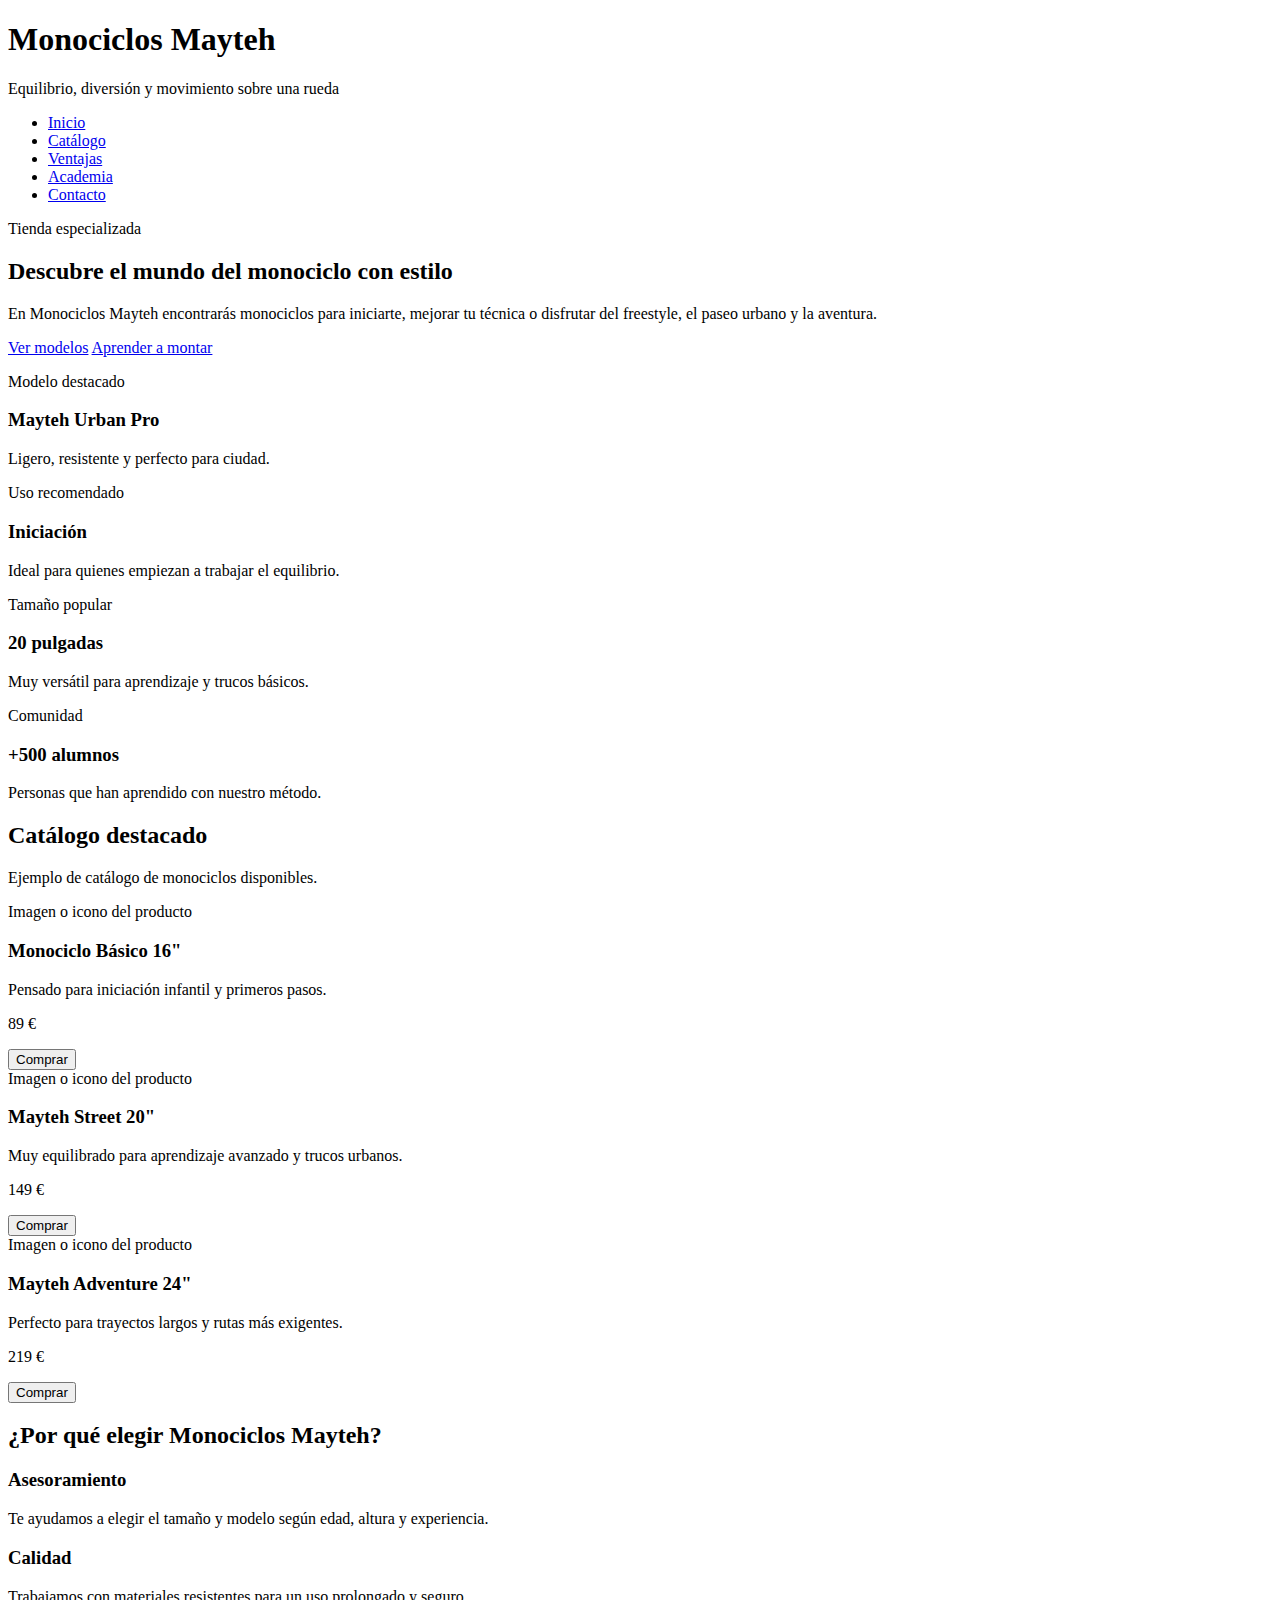
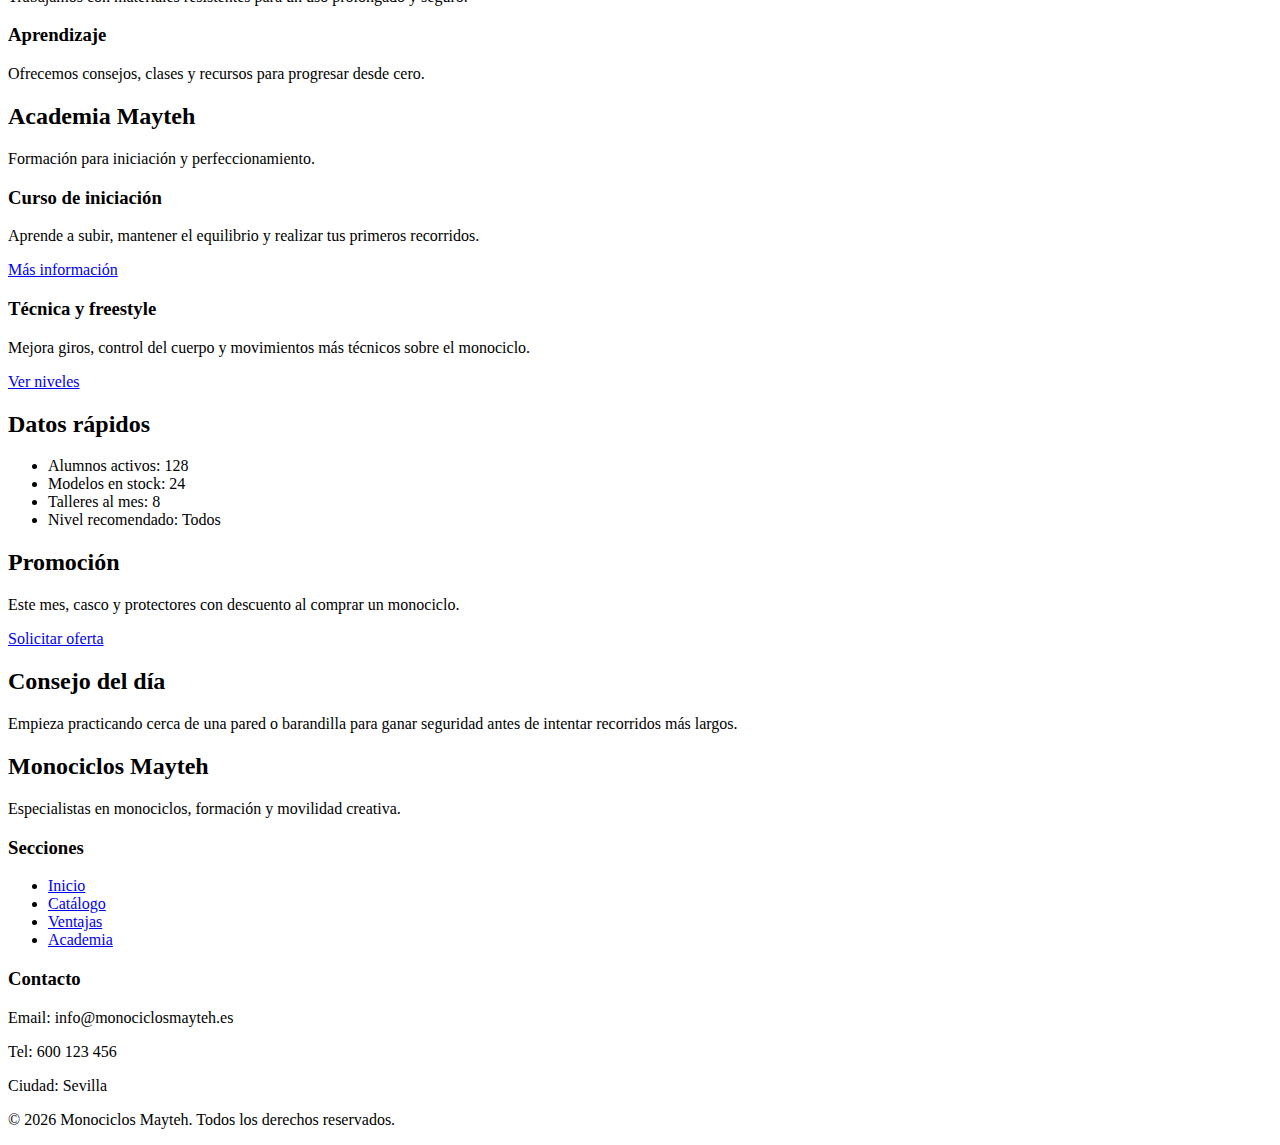
<file: DAW-LM-MONOCICLOSMAYTEH-master/index.html>
<!DOCTYPE html>
<html lang="es">
<head>
  <meta charset="UTF-8">
  <meta name="viewport" content="width=device-width, initial-scale=1.0">
  <title>Monociclos Mayteh</title>
</head>
<body>

  <!-- 
    CONTENEDOR GENERAL DE LA PÁGINA

    Aquí agrupamos todo el contenido del sitio web.
    En HTML no es obligatorio usar un contenedor general,
    pero muchas veces se usa para organizar mejor la estructura.
  -->
  <div>

    <!-- 
      =========================================
      CABECERA DE LA PÁGINA
      =========================================

      La etiqueta <header> representa la cabecera del sitio o de una sección.
      Normalmente contiene el título, logotipo, eslogan y, muchas veces,
      el menú de navegación principal.
    -->
    <header>

      <!-- 
        BLOQUE DEL TÍTULO PRINCIPAL DE LA WEB

        <h1> debe ser el encabezado principal del documento.
        En este caso, el nombre del sitio.
      -->
      <div>
        <h1>Monociclos Mayteh</h1>
        <p>Equilibrio, diversión y movimiento sobre una rueda</p>
      </div>

      <!-- 
        =========================================
        MENÚ DE NAVEGACIÓN
        =========================================

        La etiqueta <nav> se usa para los enlaces principales de navegación.
        Dentro solemos colocar una lista de enlaces con <ul> y <li>.
      -->
      <nav>
        <ul>
          <li><a href="#inicio">Inicio</a></li>
          <li><a href="#catalogo">Catálogo</a></li>
          <li><a href="#ventajas">Ventajas</a></li>
          <li><a href="#academia">Academia</a></li>
          <li><a href="#contacto">Contacto</a></li>
        </ul>
      </nav>

    </header>

    <!-- 
      =========================================
      HERO O SECCIÓN PRINCIPAL DE PRESENTACIÓN
      =========================================

      Aunque "hero" no es una etiqueta HTML, normalmente se construye
      con <section> o <div>.

      Esta es la parte visual o informativa más destacada al inicio
      de la página.
    -->
    <section id="inicio">

      <!-- 
        PARTE PRINCIPAL DEL HERO:
        mensaje, llamada de atención y botones/enlaces
      -->
      <div>
        <p>Tienda especializada</p>
        <h2>Descubre el mundo del monociclo con estilo</h2>
        <p>
          En Monociclos Mayteh encontrarás monociclos para iniciarte,
          mejorar tu técnica o disfrutar del freestyle, el paseo urbano
          y la aventura.
        </p>

        <!-- 
          ENLACES DE ACCIÓN

          Aunque visualmente después podrían parecer botones,
          en HTML puro siguen siendo enlaces.
        -->
        <div>
          <a href="#catalogo">Ver modelos</a>
          <a href="#academia">Aprender a montar</a>
        </div>
      </div>

      <!-- 
        SEGUNDA PARTE DEL HERO

        Aquí añadimos información destacada en formato de bloques.
        Más adelante, con CSS o Tailwind, esto podría colocarse
        en columnas o tarjetas.
      -->
      <div>

        <div>
          <p>Modelo destacado</p>
          <h3>Mayteh Urban Pro</h3>
          <p>Ligero, resistente y perfecto para ciudad.</p>
        </div>

        <div>
          <p>Uso recomendado</p>
          <h3>Iniciación</h3>
          <p>Ideal para quienes empiezan a trabajar el equilibrio.</p>
        </div>

        <div>
          <p>Tamaño popular</p>
          <h3>20 pulgadas</h3>
          <p>Muy versátil para aprendizaje y trucos básicos.</p>
        </div>

        <div>
          <p>Comunidad</p>
          <h3>+500 alumnos</h3>
          <p>Personas que han aprendido con nuestro método.</p>
        </div>

      </div>
    </section>

    <!-- 
      =========================================
      CONTENIDO PRINCIPAL DE LA PÁGINA
      =========================================

      La etiqueta <main> contiene el contenido central del documento.
      Debe existir solo una vez por página.
    -->
    <main>

      <!-- 
        SECCIÓN PRINCIPAL DE CONTENIDO

        Aquí colocamos la parte más importante de la página.
        Dentro hay varias secciones temáticas.
      -->
      <section>

        <!-- 
          =========================================
          SECCIÓN DE CATÁLOGO
          =========================================

          Mostramos productos o modelos destacados.
        -->
        <section id="catalogo">
          <h2>Catálogo destacado</h2>
          <p>Ejemplo de catálogo de monociclos disponibles.</p>

          <!-- 
            CONTENEDOR DE PRODUCTOS

            Más adelante esto podría convertirse en un layout de columnas.
          -->
          <div>

            <!-- PRODUCTO 1 -->
            <article>
              <div>Imagen o icono del producto</div>
              <h3>Monociclo Básico 16"</h3>
              <p>Pensado para iniciación infantil y primeros pasos.</p>
              <p>89 €</p>
              <button>Comprar</button>
            </article>

            <!-- PRODUCTO 2 -->
            <article>
              <div>Imagen o icono del producto</div>
              <h3>Mayteh Street 20"</h3>
              <p>Muy equilibrado para aprendizaje avanzado y trucos urbanos.</p>
              <p>149 €</p>
              <button>Comprar</button>
            </article>

            <!-- PRODUCTO 3 -->
            <article>
              <div>Imagen o icono del producto</div>
              <h3>Mayteh Adventure 24"</h3>
              <p>Perfecto para trayectos largos y rutas más exigentes.</p>
              <p>219 €</p>
              <button>Comprar</button>
            </article>

          </div>
        </section>

        <!-- 
          =========================================
          SECCIÓN DE VENTAJAS
          =========================================
        -->
        <section id="ventajas">
          <h2>¿Por qué elegir Monociclos Mayteh?</h2>

          <div>
            <article>
              <h3>Asesoramiento</h3>
              <p>
                Te ayudamos a elegir el tamaño y modelo según edad,
                altura y experiencia.
              </p>
            </article>

            <article>
              <h3>Calidad</h3>
              <p>
                Trabajamos con materiales resistentes para un uso prolongado y seguro.
              </p>
            </article>

            <article>
              <h3>Aprendizaje</h3>
              <p>
                Ofrecemos consejos, clases y recursos para progresar desde cero.
              </p>
            </article>
          </div>
        </section>

        <!-- 
          =========================================
          SECCIÓN ACADEMIA
          =========================================
        -->
        <section id="academia">
          <h2>Academia Mayteh</h2>
          <p>Formación para iniciación y perfeccionamiento.</p>

          <div>
            <article>
              <h3>Curso de iniciación</h3>
              <p>
                Aprende a subir, mantener el equilibrio y realizar tus
                primeros recorridos.
              </p>
              <a href="#">Más información</a>
            </article>

            <article>
              <h3>Técnica y freestyle</h3>
              <p>
                Mejora giros, control del cuerpo y movimientos más técnicos
                sobre el monociclo.
              </p>
              <a href="#">Ver niveles</a>
            </article>
          </div>
        </section>

      </section>

      <!-- 
        =========================================
        ASIDE
        =========================================

        <aside> representa contenido complementario.
        No es la parte principal, pero sí está relacionado con ella.

        Por ejemplo:
        - datos rápidos
        - promociones
        - consejos
        - anuncios
        - información secundaria
      -->
      <aside>

        <section>
          <h2>Datos rápidos</h2>
          <ul>
            <li>Alumnos activos: 128</li>
            <li>Modelos en stock: 24</li>
            <li>Talleres al mes: 8</li>
            <li>Nivel recomendado: Todos</li>
          </ul>
        </section>

        <section>
          <h2>Promoción</h2>
          <p>
            Este mes, casco y protectores con descuento al comprar un monociclo.
          </p>
          <a href="#contacto">Solicitar oferta</a>
        </section>

        <section>
          <h2>Consejo del día</h2>
          <p>
            Empieza practicando cerca de una pared o barandilla para ganar
            seguridad antes de intentar recorridos más largos.
          </p>
        </section>

      </aside>

    </main>

    <!-- 
      =========================================
      PIE DE PÁGINA
      =========================================

      La etiqueta <footer> suele contener:
      - datos de contacto
      - enlaces secundarios
      - derechos de autor
      - información legal
    -->
    <footer id="contacto">

      <div>
        <h2>Monociclos Mayteh</h2>
        <p>Especialistas en monociclos, formación y movilidad creativa.</p>
      </div>

      <div>
        <h3>Secciones</h3>
        <ul>
          <li><a href="#inicio">Inicio</a></li>
          <li><a href="#catalogo">Catálogo</a></li>
          <li><a href="#ventajas">Ventajas</a></li>
          <li><a href="#academia">Academia</a></li>
        </ul>
      </div>

      <div>
        <h3>Contacto</h3>
        <p>Email: info@monociclosmayteh.es</p>
        <p>Tel: 600 123 456</p>
        <p>Ciudad: Sevilla</p>
      </div>

      <div>
        <p>© 2026 Monociclos Mayteh. Todos los derechos reservados.</p>
      </div>

    </footer>

  </div>

</body>
</html>
</file>
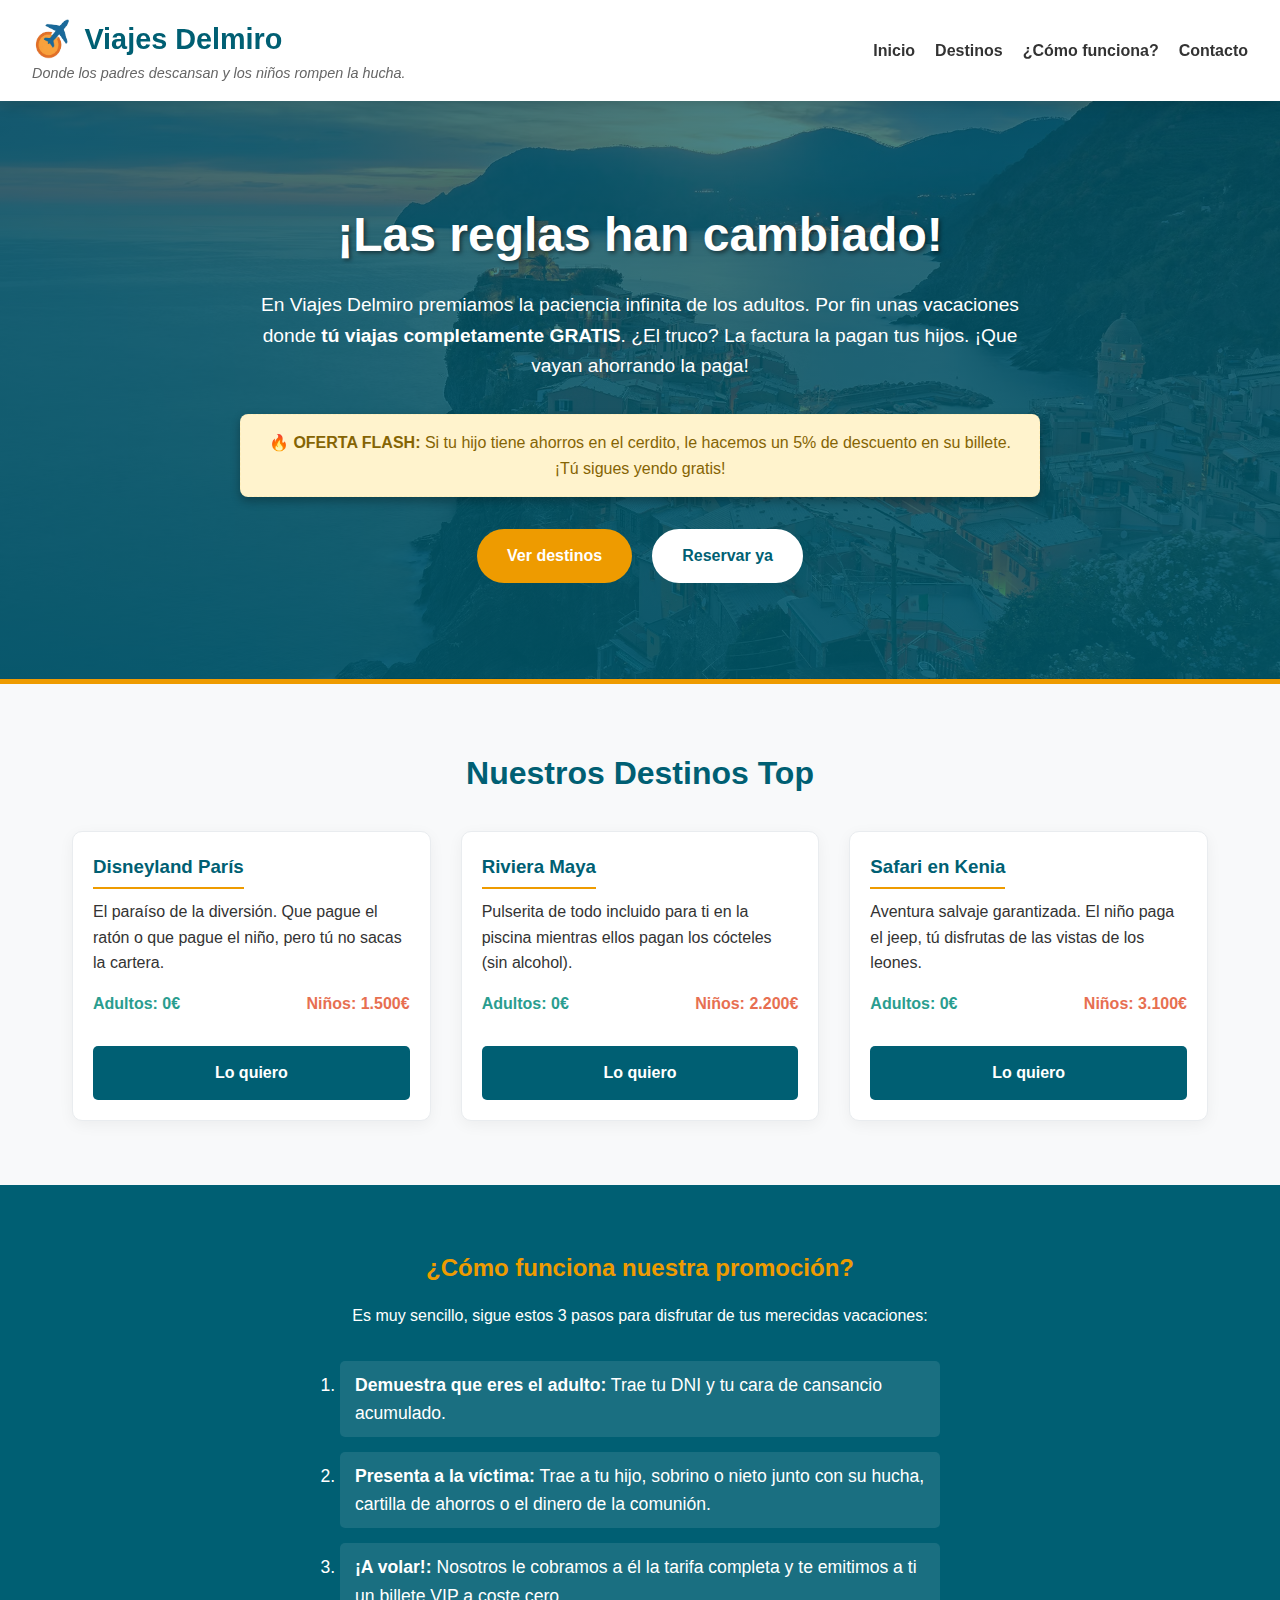
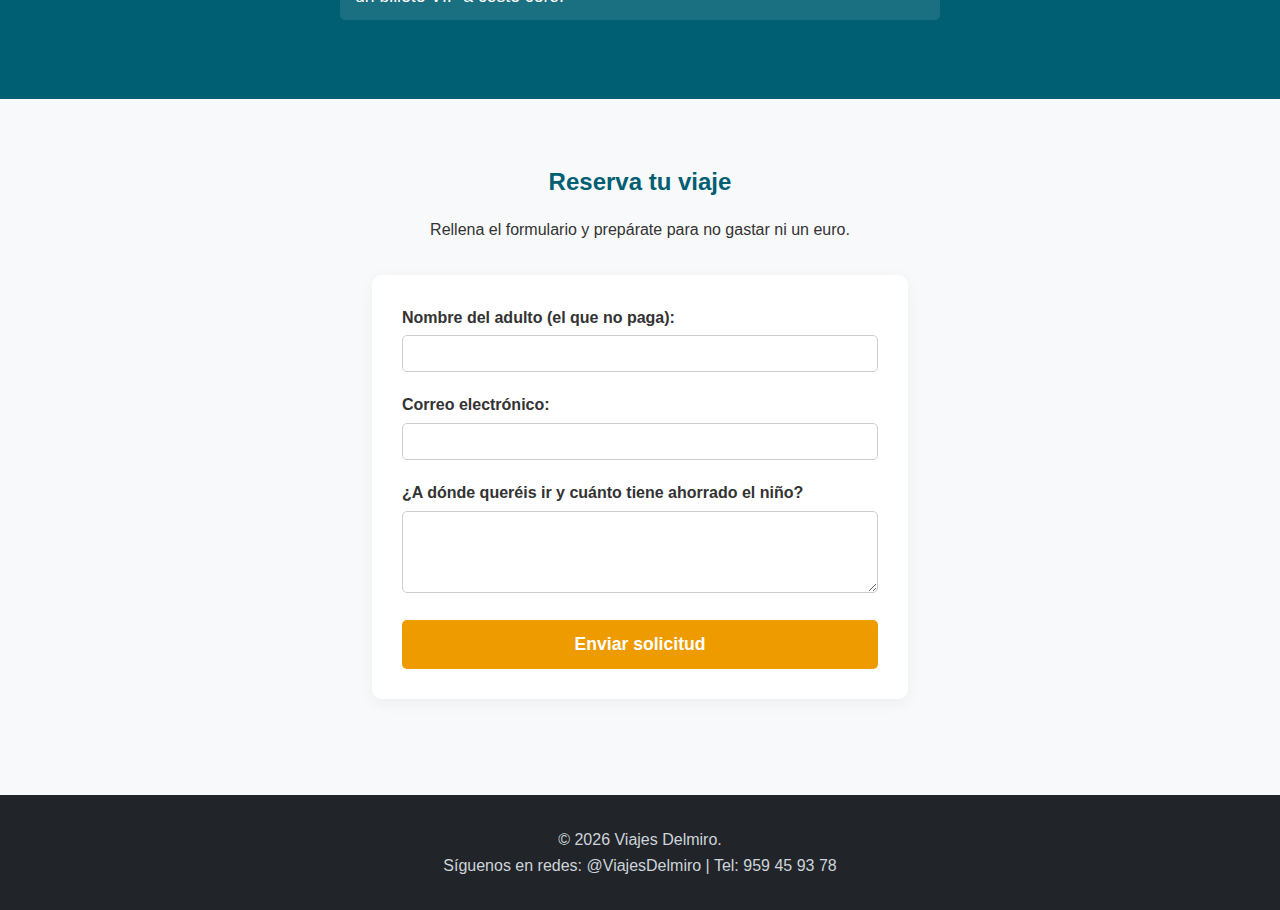
<file: ProyectoSemanaSanta_ManuelM_Fernandez_Rodriguez/index.html>
<!DOCTYPE html>
<html lang="es">

<head>
    <meta charset="UTF-8">
    <meta name="viewport" content="width=device-width, initial-scale=1.0">
    <title>Viajes Delmiro</title>
    <link rel="icon" type="image/png" href="img/logo.png">
    <link rel="stylesheet" href="styles.css">
</head>

<body>

    <header>
        <div class="logo-container">

            <h1>
                <img src="img/logo.png" alt="Icono Viajes Delmiro" class="header-icon">
                Viajes Delmiro
            </h1>
            <p class="eslogan">Donde los padres descansan y los niños rompen la hucha.</p>
        </div>
        <nav>
            <ul class="menu">
                <li><a href="#inicio">Inicio</a></li>
                <li><a href="#destinos">Destinos</a></li>
                <li><a href="#info">¿Cómo funciona?</a></li>
                <li><a href="#contacto">Contacto</a></li>
            </ul>
        </nav>
    </header>

    <main>
        <section id="inicio" class="hero">
            <div class="hero-contenido">
                <h2>¡Las reglas han cambiado!</h2>
                <p>
                    En Viajes Delmiro premiamos la paciencia infinita de los adultos.
                    Por fin unas vacaciones donde <strong>tú viajas completamente GRATIS</strong>.
                    ¿El truco? La factura la pagan tus hijos. ¡Que vayan ahorrando la paga!
                </p>

                <div class="oferta-destacada">
                    🔥 <strong>OFERTA FLASH:</strong> Si tu hijo tiene ahorros en el cerdito, le hacemos un 5% de
                    descuento en su billete. ¡Tú sigues yendo gratis!
                </div>

                <div class="botones-hero">
                    <a href="#destinos" class="btn btn-primario">Ver destinos</a>
                    <a href="#contacto" class="btn btn-secundario">Reservar ya</a>
                </div>
            </div>
        </section>

        <section id="destinos" class="seccion-destinos">
            <h2>Nuestros Destinos Top</h2>

            <div class="grid-tarjetas">
                <article class="tarjeta">
                    <h3>Disneyland París</h3>
                    <p>El paraíso de la diversión. Que pague el ratón o que pague el niño, pero tú no sacas la cartera.
                    </p>
                    <div class="precios">
                        <span class="precio-adulto">Adultos: 0€</span>
                        <span class="precio-nino">Niños: 1.500€</span>
                    </div>
                    <a href="#contacto" class="btn btn-tarjeta">Lo quiero</a>
                </article>

                <article class="tarjeta">
                    <h3>Riviera Maya</h3>
                    <p>Pulserita de todo incluido para ti en la piscina mientras ellos pagan los cócteles (sin alcohol).
                    </p>
                    <div class="precios">
                        <span class="precio-adulto">Adultos: 0€</span>
                        <span class="precio-nino">Niños: 2.200€</span>
                    </div>
                    <a href="#contacto" class="btn btn-tarjeta">Lo quiero</a>
                </article>

                <article class="tarjeta">
                    <h3>Safari en Kenia</h3>
                    <p>Aventura salvaje garantizada. El niño paga el jeep, tú disfrutas de las vistas de los leones.</p>
                    <div class="precios">
                        <span class="precio-adulto">Adultos: 0€</span>
                        <span class="precio-nino">Niños: 3.100€</span>
                    </div>
                    <a href="#contacto" class="btn btn-tarjeta">Lo quiero</a>
                </article>
            </div>
        </section>

        <section id="info" class="seccion-info">
            <h2>¿Cómo funciona nuestra promoción?</h2>
            <p>Es muy sencillo, sigue estos 3 pasos para disfrutar de tus merecidas vacaciones:</p>
            <ol class="lista-pasos">
                <li><strong>Demuestra que eres el adulto:</strong> Trae tu DNI y tu cara de cansancio acumulado.</li>
                <li><strong>Presenta a la víctima:</strong> Trae a tu hijo, sobrino o nieto junto con su hucha, cartilla
                    de ahorros o el dinero de la comunión.</li>
                <li><strong>¡A volar!:</strong> Nosotros le cobramos a él la tarifa completa y te emitimos a ti un
                    billete VIP a coste cero.</li>
            </ol>
        </section>

        <section id="contacto" class="seccion-contacto">
            <h2>Reserva tu viaje</h2>
            <p>Rellena el formulario y prepárate para no gastar ni un euro.</p>

            <form action="#" class="formulario">
                <div class="grupo-form">
                    <label for="nombre">Nombre del adulto (el que no paga):</label>
                    <input type="text" id="nombre" name="nombre" required>
                </div>

                <div class="grupo-form">
                    <label for="email">Correo electrónico:</label>
                    <input type="email" id="email" name="email" required>
                </div>

                <div class="grupo-form">
                    <label for="mensaje">¿A dónde queréis ir y cuánto tiene ahorrado el niño?</label>
                    <textarea id="mensaje" name="mensaje" rows="4" required></textarea>
                </div>

                <button type="submit" class="btn btn-enviar">Enviar solicitud</button>
            </form>
        </section>
    </main>

    <footer>
        <p>&copy; 2026 Viajes Delmiro.</p>
        <p>Síguenos en redes: @ViajesDelmiro | Tel: 959 45 93 78</p>
    </footer>

</body>

</html>
</file>
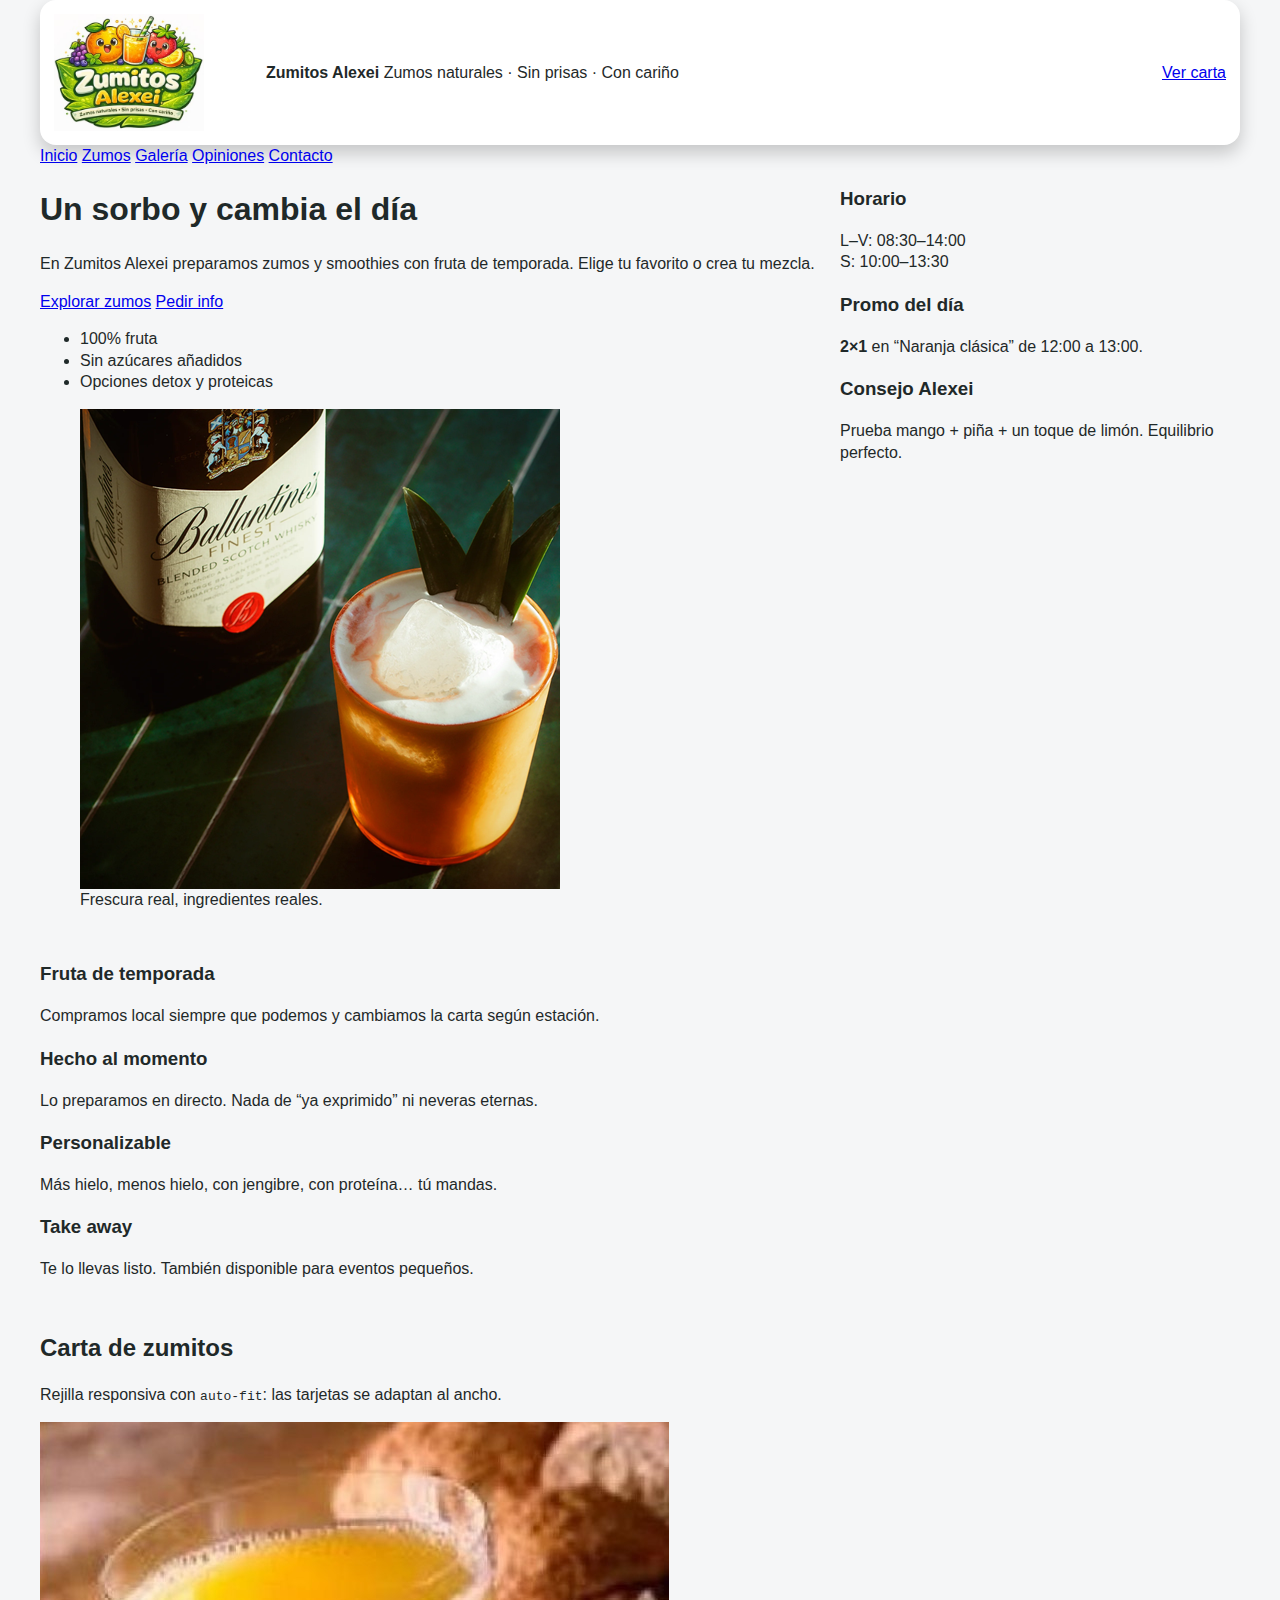
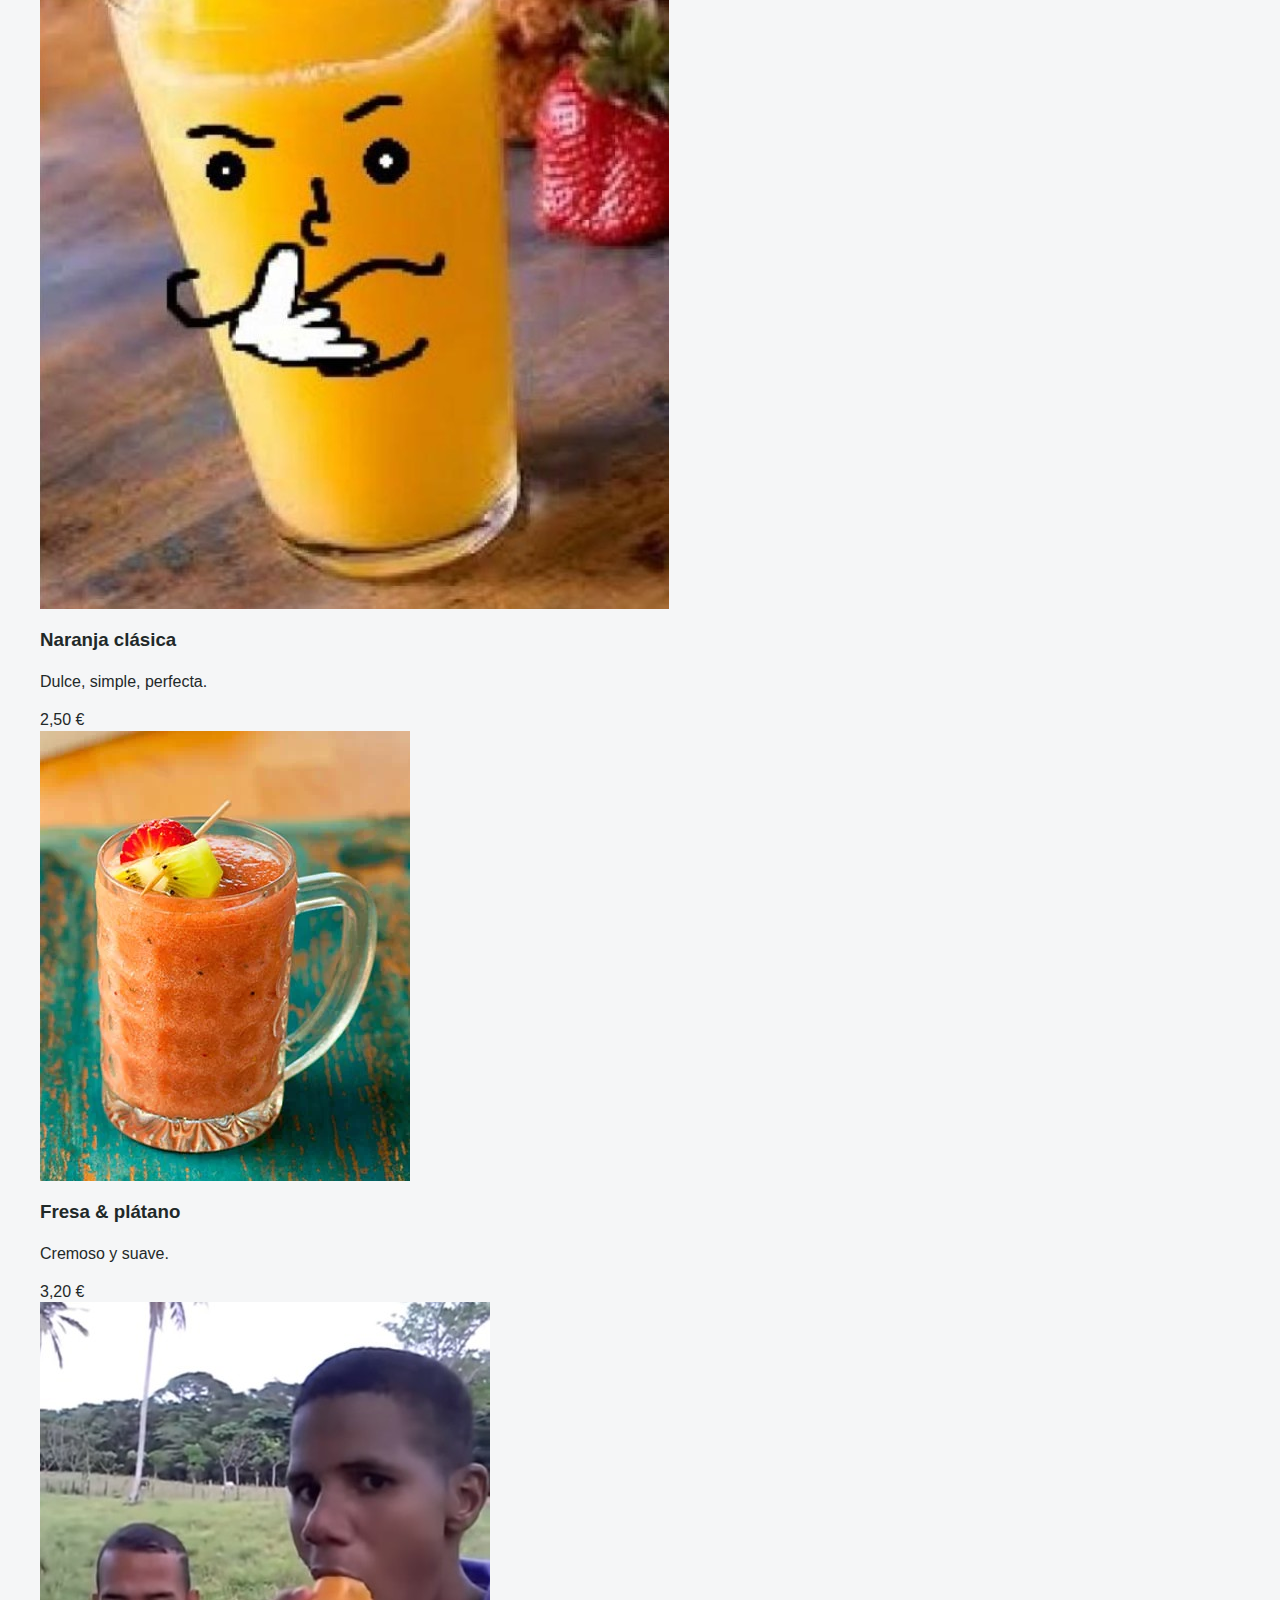
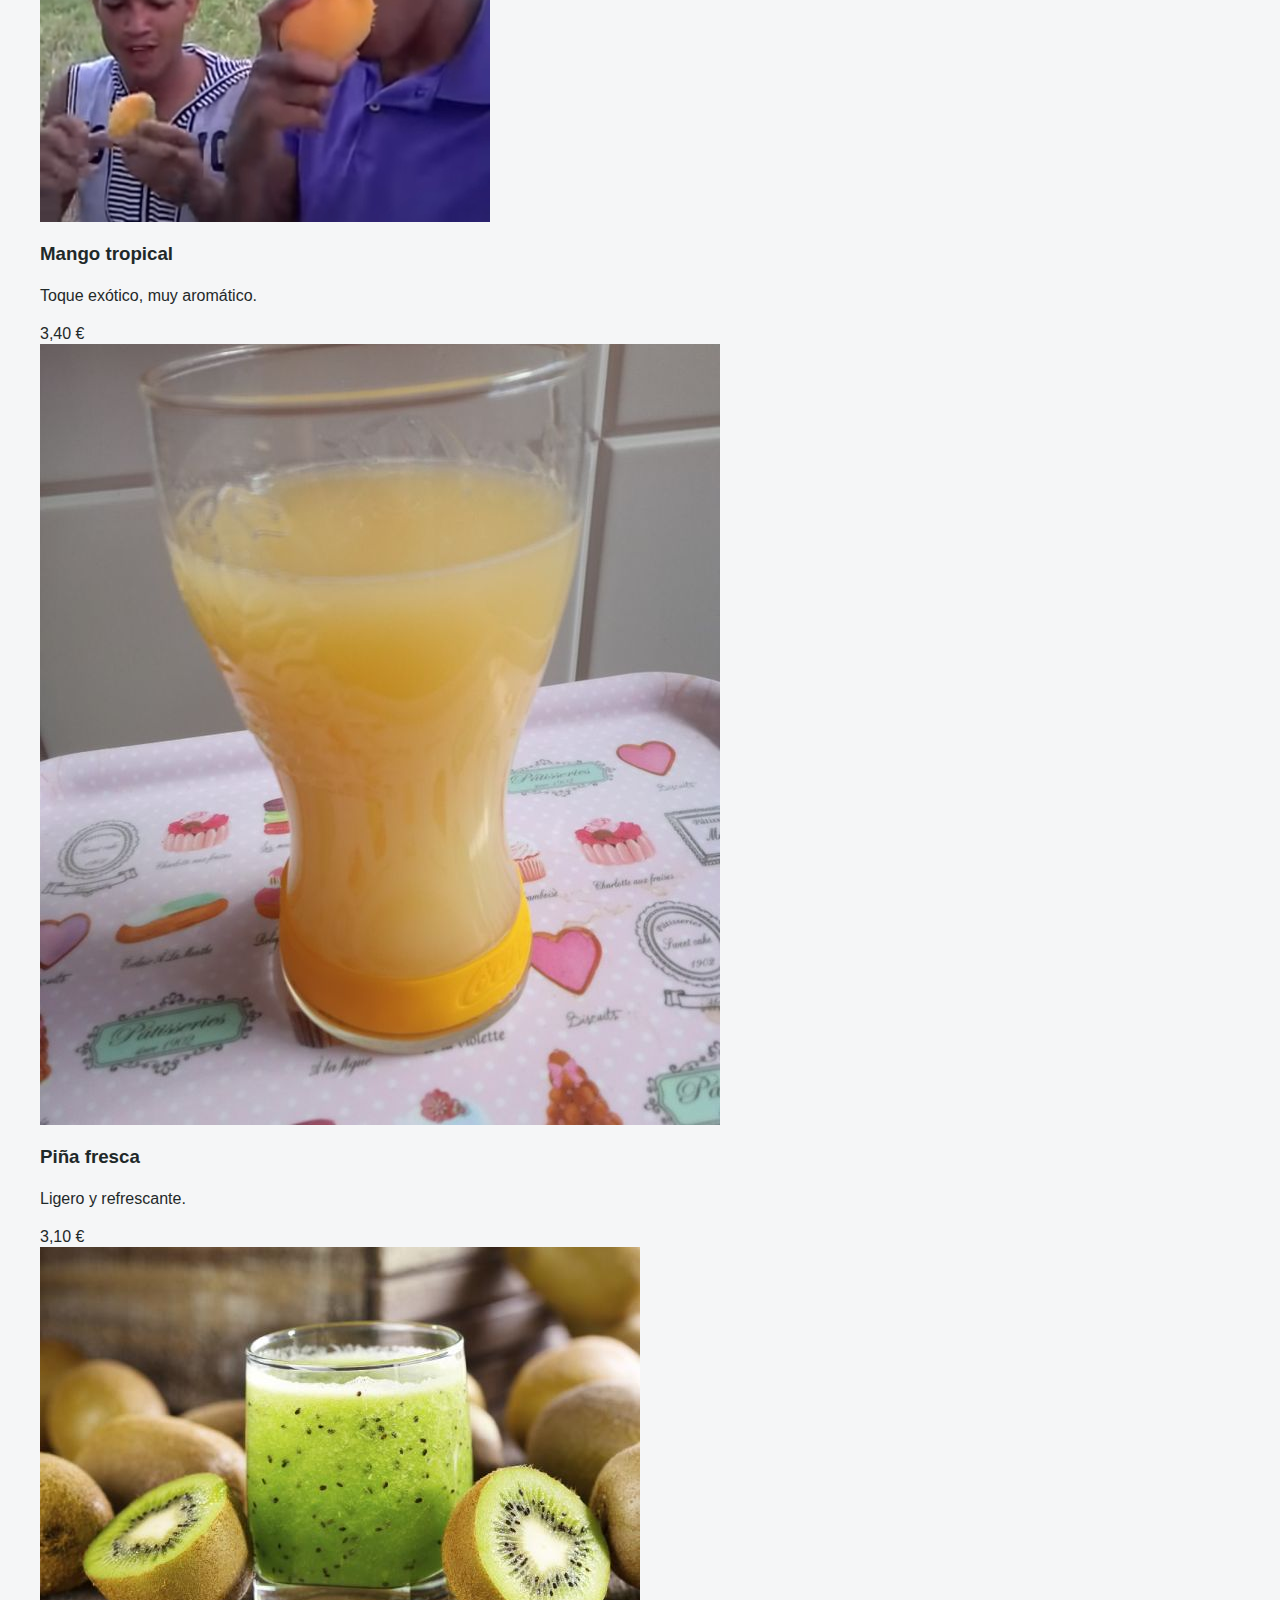
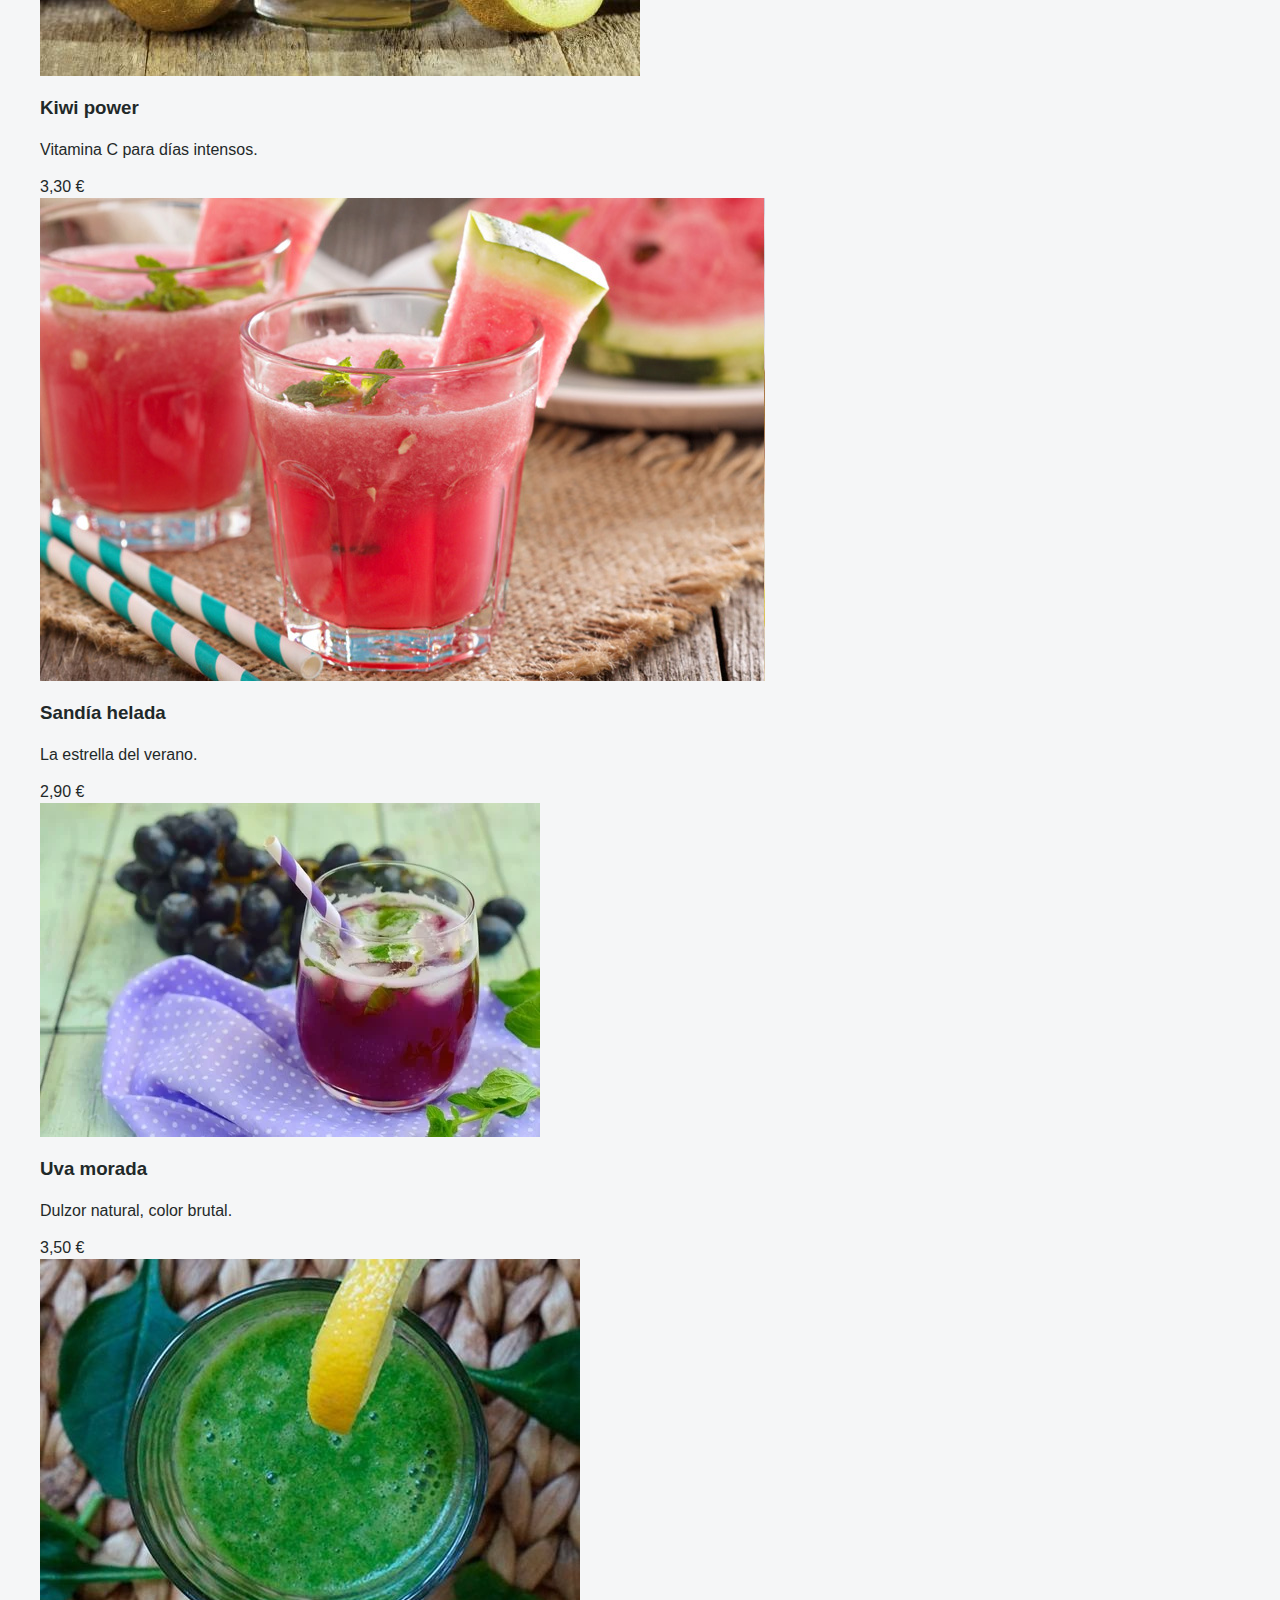
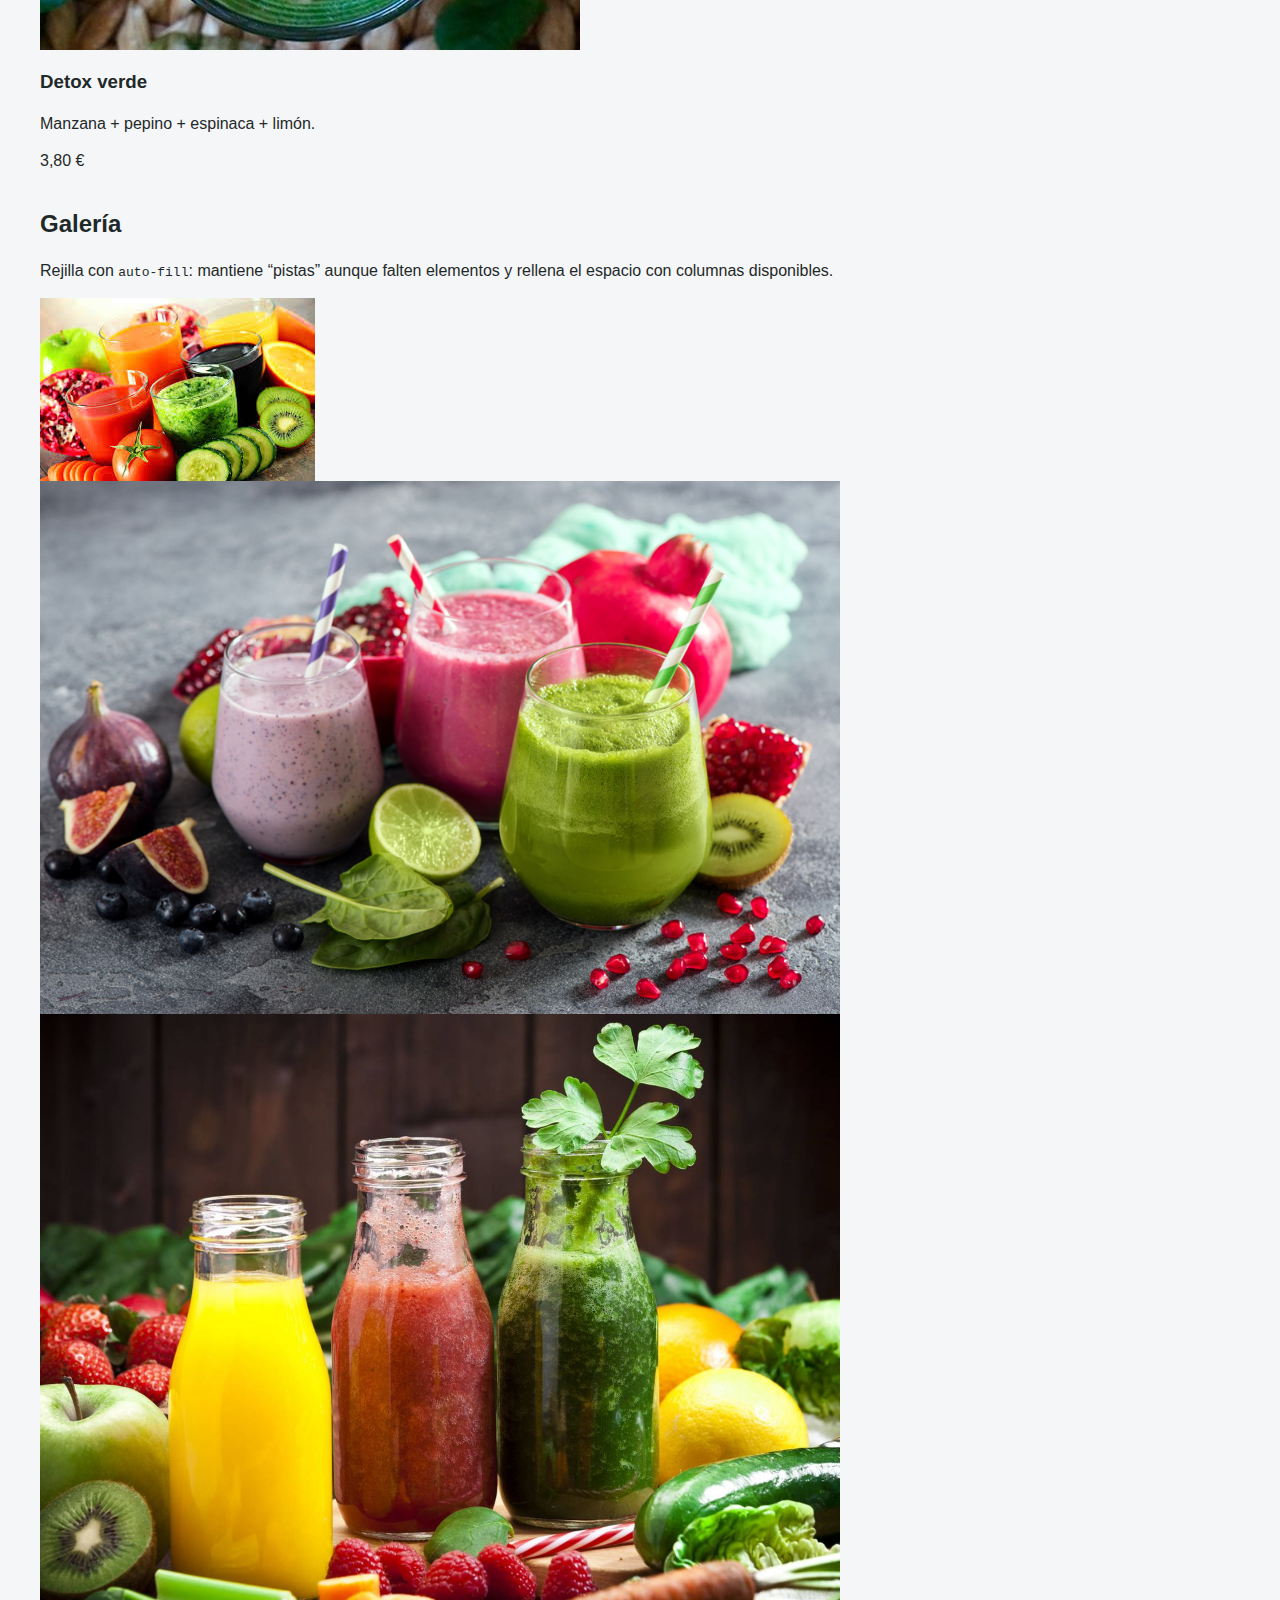
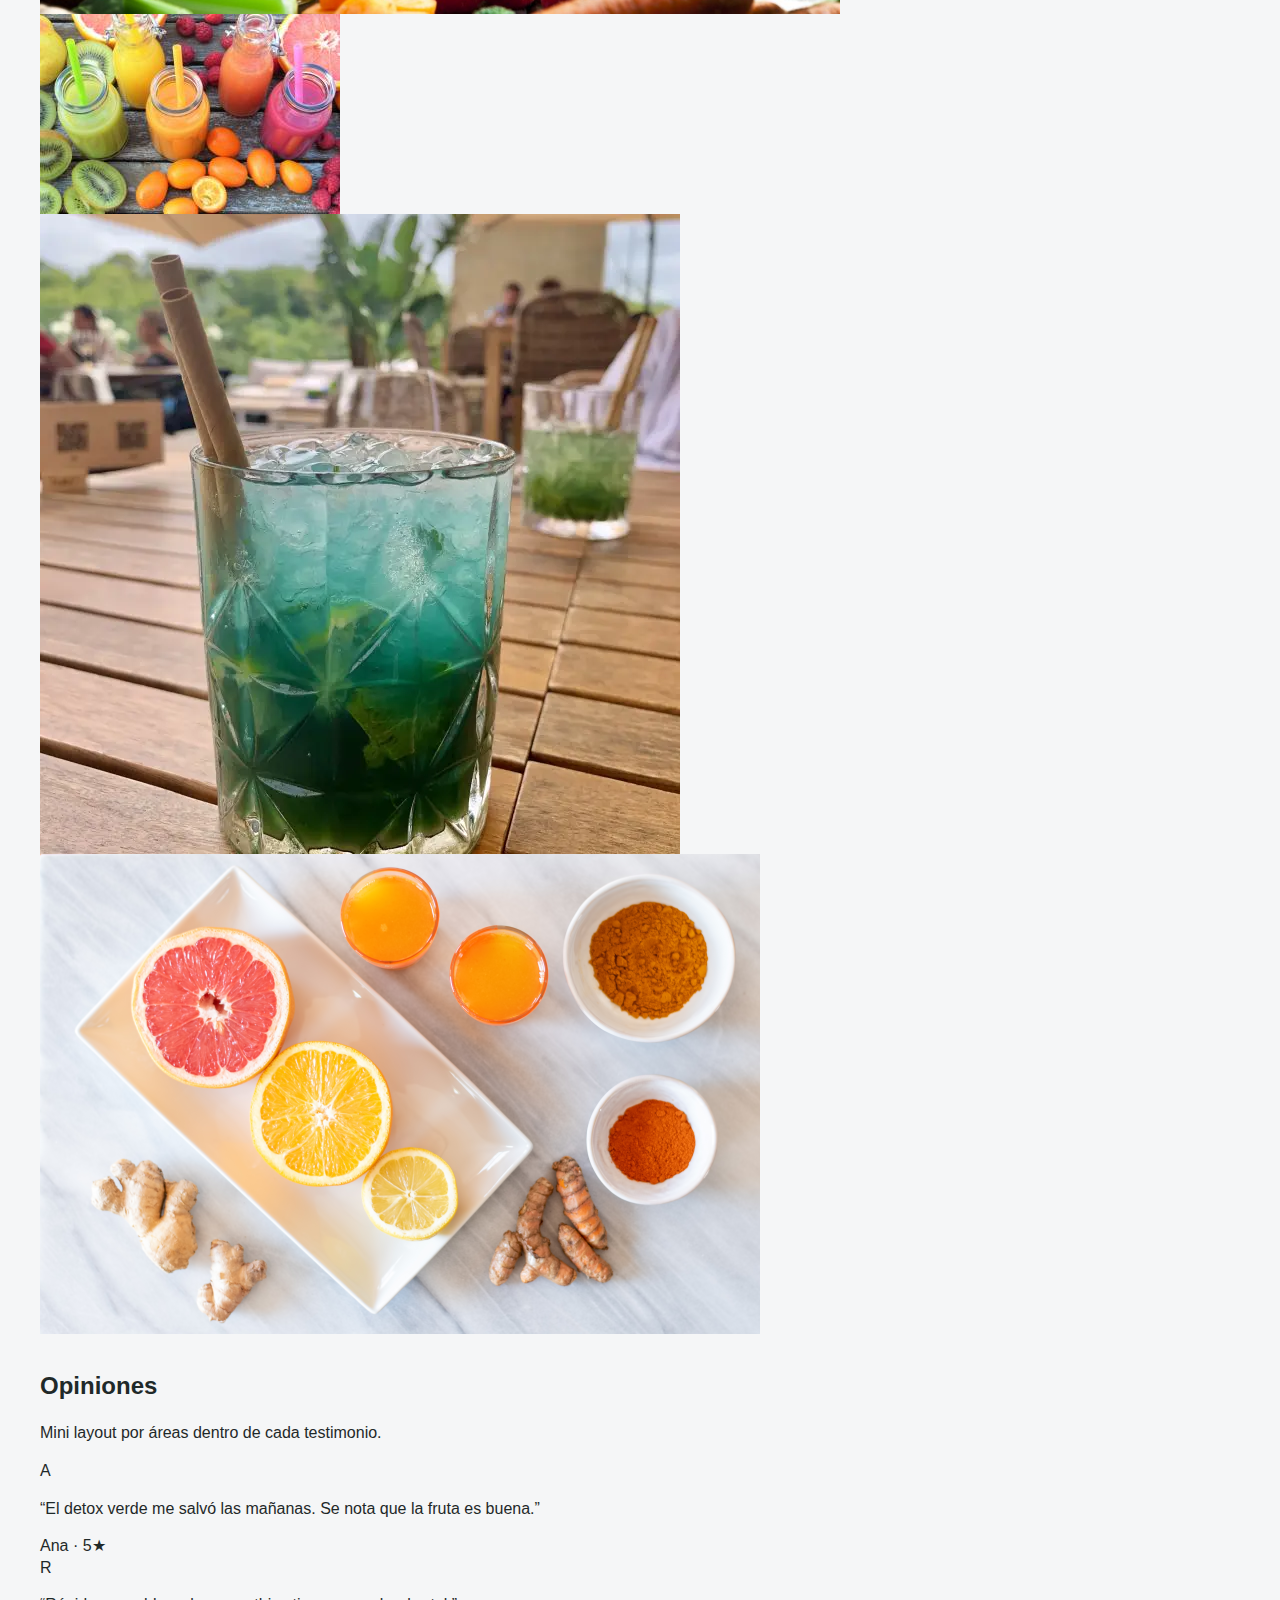
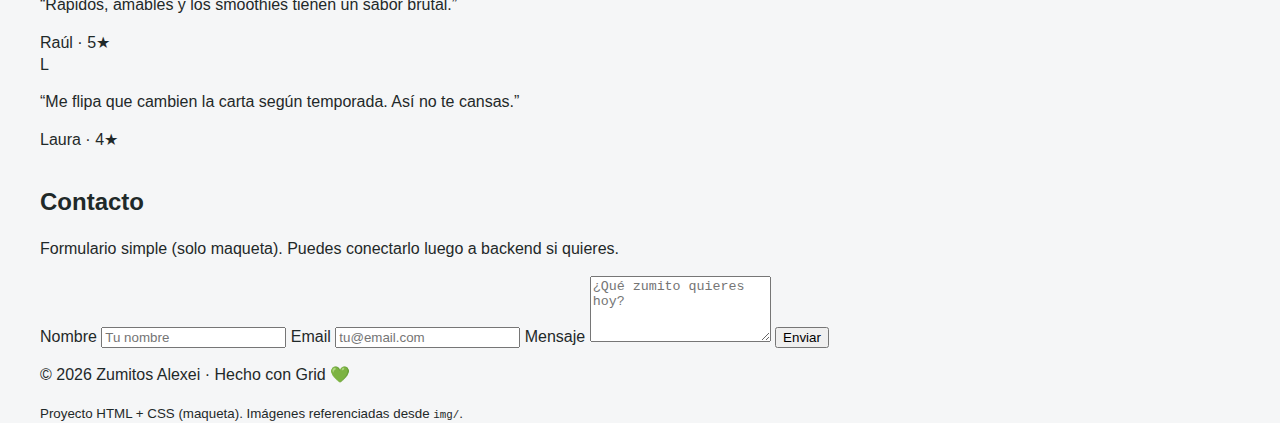
<file: DAW-LM-SUMITOSALEXEI-master/DAW-LM-SUMITOSALEXEI-master/index.html>
<!doctype html>
<html lang="es">
<head>
  <meta charset="utf-8" />
  <meta name="viewport" content="width=device-width, initial-scale=1" />
  <title>Zumitos Alexei</title>
  <link rel="stylesheet" href="styles.css" />
</head>

<body>
  <!-- Layout principal por áreas (Grid) -->
  <div class="layout">

    <header class="site-header">
      <div class="brand">
        <img class="brand__logo" src="img/logo-zumitos.jpg" alt="Logo de Zumitos Alexei" />
        <div class="brand__text">
          <strong class="brand__name">Zumitos Alexei</strong>
          <span class="brand__tagline">Zumos naturales · Sin prisas · Con cariño</span>
        </div>
      </div>

      <a class="cta" href="#productos">Ver carta</a>
    </header>

    <nav class="site-nav" aria-label="Navegación principal">
      <a href="#inicio">Inicio</a>
      <a href="#productos">Zumos</a>
      <a href="#galeria">Galería</a>
      <a href="#opiniones">Opiniones</a>
      <a href="#contacto">Contacto</a>
    </nav>

    <main class="site-main" id="inicio">
      <!-- HERO: dentro del main, un grid interno -->
      <section class="hero">
        <div class="hero__copy">
          <h1>Un sorbo y cambia el día</h1>
          <p>
            En Zumitos Alexei preparamos zumos y smoothies con fruta de temporada.
            Elige tu favorito o crea tu mezcla.
          </p>

          <div class="hero__actions">
            <a class="btn btn--primary" href="#productos">Explorar zumos</a>
            <a class="btn btn--ghost" href="#contacto">Pedir info</a>
          </div>

          <ul class="hero__bullets">
            <li>100% fruta</li>
            <li>Sin azúcares añadidos</li>
            <li>Opciones detox y proteicas</li>
          </ul>
        </div>

        <figure class="hero__media">
          <img src="img/hero-zumo.png" alt="Vasos de zumo natural con fruta" />
          <figcaption>Frescura real, ingredientes reales.</figcaption>
        </figure>
      </section>

      <!-- FEATURES: grid responsivo con auto-fit -->
      <section class="features" aria-label="Ventajas">
        <article class="feature">
          <h3>Fruta de temporada</h3>
          <p>Compramos local siempre que podemos y cambiamos la carta según estación.</p>
        </article>
        <article class="feature">
          <h3>Hecho al momento</h3>
          <p>Lo preparamos en directo. Nada de “ya exprimido” ni neveras eternas.</p>
        </article>
        <article class="feature">
          <h3>Personalizable</h3>
          <p>Más hielo, menos hielo, con jengibre, con proteína… tú mandas.</p>
        </article>
        <article class="feature">
          <h3>Take away</h3>
          <p>Te lo llevas listo. También disponible para eventos pequeños.</p>
        </article>
      </section>

      <!-- PRODUCTOS: grid avanzado con auto-fit -->
      <section class="section" id="productos">
        <div class="section__head">
          <h2>Carta de zumitos</h2>
          <p>Rejilla responsiva con <code>auto-fit</code>: las tarjetas se adaptan al ancho.</p>
        </div>

        <div class="products">
          <article class="card">
            <img src="img/naranja.jpg" alt="Zumo de naranja" />
            <div class="card__body">
              <h3>Naranja clásica</h3>
              <p>Dulce, simple, perfecta.</p>
              <span class="price">2,50 €</span>
            </div>
          </article>

          <article class="card">
            <img src="img/fresa.jpg" alt="Smoothie de fresa" />
            <div class="card__body">
              <h3>Fresa & plátano</h3>
              <p>Cremoso y suave.</p>
              <span class="price">3,20 €</span>
            </div>
          </article>

          <article class="card">
            <img src="img/mango.jpg" alt="Zumo de mango" />
            <div class="card__body">
              <h3>Mango tropical</h3>
              <p>Toque exótico, muy aromático.</p>
              <span class="price">3,40 €</span>
            </div>
          </article>

          <article class="card">
            <img src="img/pina.jpg" alt="Zumo de piña" />
            <div class="card__body">
              <h3>Piña fresca</h3>
              <p>Ligero y refrescante.</p>
              <span class="price">3,10 €</span>
            </div>
          </article>

          <article class="card">
            <img src="img/kiwi.jpg" alt="Zumo de kiwi" />
            <div class="card__body">
              <h3>Kiwi power</h3>
              <p>Vitamina C para días intensos.</p>
              <span class="price">3,30 €</span>
            </div>
          </article>

          <article class="card">
            <img src="img/sandia.jpg" alt="Zumo de sandía" />
            <div class="card__body">
              <h3>Sandía helada</h3>
              <p>La estrella del verano.</p>
              <span class="price">2,90 €</span>
            </div>
          </article>

          <article class="card">
            <img src="img/uva.jpg" alt="Zumo de uva" />
            <div class="card__body">
              <h3>Uva morada</h3>
              <p>Dulzor natural, color brutal.</p>
              <span class="price">3,50 €</span>
            </div>
          </article>

          <article class="card card--highlight">
            <img src="img/detox.jpg" alt="Zumo detox verde" />
            <div class="card__body">
              <h3>Detox verde</h3>
              <p>Manzana + pepino + espinaca + limón.</p>
              <span class="price">3,80 €</span>
            </div>
          </article>
        </div>
      </section>

      <!-- GALERÍA: auto-fill para “rellenar” columnas incluso si sobran huecos -->
      <section class="section" id="galeria">
        <div class="section__head">
          <h2>Galería</h2>
          <p>
            Rejilla con <code>auto-fill</code>: mantiene “pistas” aunque falten elementos
            y rellena el espacio con columnas disponibles.
          </p>
        </div>

        <div class="gallery">
          <img src="img/galeria-1.jpg" alt="Preparación de frutas" />
          <img src="img/galeria-2.jpg" alt="Zumos servidos" />
          <img src="img/galeria-3.jpg" alt="Fruta variada" />
          <img src="img/galeria-4.jpg" alt="Detalle de smoothie" />
          <img src="img/galeria-5.jpg" alt="Barra de zumos" />
          <img src="img/galeria-6.jpg" alt="Ingredientes frescos" />
        </div>
      </section>

      <!-- OPINIONES: grid con áreas internas -->
      <section class="section" id="opiniones">
        <div class="section__head">
          <h2>Opiniones</h2>
          <p>Mini layout por áreas dentro de cada testimonio.</p>
        </div>

        <div class="testimonials">
          <article class="quote">
            <div class="quote__avatar" aria-hidden="true">A</div>
            <div class="quote__content">
              <p>“El detox verde me salvó las mañanas. Se nota que la fruta es buena.”</p>
              <span class="quote__meta">Ana · 5★</span>
            </div>
          </article>

          <article class="quote">
            <div class="quote__avatar" aria-hidden="true">R</div>
            <div class="quote__content">
              <p>“Rápidos, amables y los smoothies tienen un sabor brutal.”</p>
              <span class="quote__meta">Raúl · 5★</span>
            </div>
          </article>

          <article class="quote">
            <div class="quote__avatar" aria-hidden="true">L</div>
            <div class="quote__content">
              <p>“Me flipa que cambien la carta según temporada. Así no te cansas.”</p>
              <span class="quote__meta">Laura · 4★</span>
            </div>
          </article>
        </div>
      </section>

      <!-- CONTACTO -->
      <section class="section" id="contacto">
        <div class="section__head">
          <h2>Contacto</h2>
          <p>Formulario simple (solo maqueta). Puedes conectarlo luego a backend si quieres.</p>
        </div>

        <form class="form">
          <label>
            Nombre
            <input type="text" placeholder="Tu nombre" />
          </label>

          <label>
            Email
            <input type="email" placeholder="tu@email.com" />
          </label>

          <label>
            Mensaje
            <textarea rows="4" placeholder="¿Qué zumito quieres hoy?"></textarea>
          </label>

          <button class="btn btn--primary" type="button">Enviar</button>
        </form>
      </section>
    </main>

    <aside class="site-aside">
      <section class="aside-box">
        <h3>Horario</h3>
        <p>L–V: 08:30–14:00<br/>S: 10:00–13:30</p>
      </section>

      <section class="aside-box">
        <h3>Promo del día</h3>
        <p><strong>2×1</strong> en “Naranja clásica” de 12:00 a 13:00.</p>
      </section>

      <section class="aside-box">
        <h3>Consejo Alexei</h3>
        <p>Prueba mango + piña + un toque de limón. Equilibrio perfecto.</p>
      </section>
    </aside>

    <footer class="site-footer">
      <p>© <span id="year"></span> Zumitos Alexei · Hecho con Grid 💚</p>
      <small>Proyecto HTML + CSS (maqueta). Imágenes referenciadas desde <code>img/</code>.</small>
    </footer>
  </div>

  <!-- Pequeño script opcional (no necesario, pero queda bien). Si quieres 100% HTML/CSS, bórralo. -->
  <script>
    document.getElementById("year").textContent = new Date().getFullYear();
  </script>
</body>
</html>
</file>
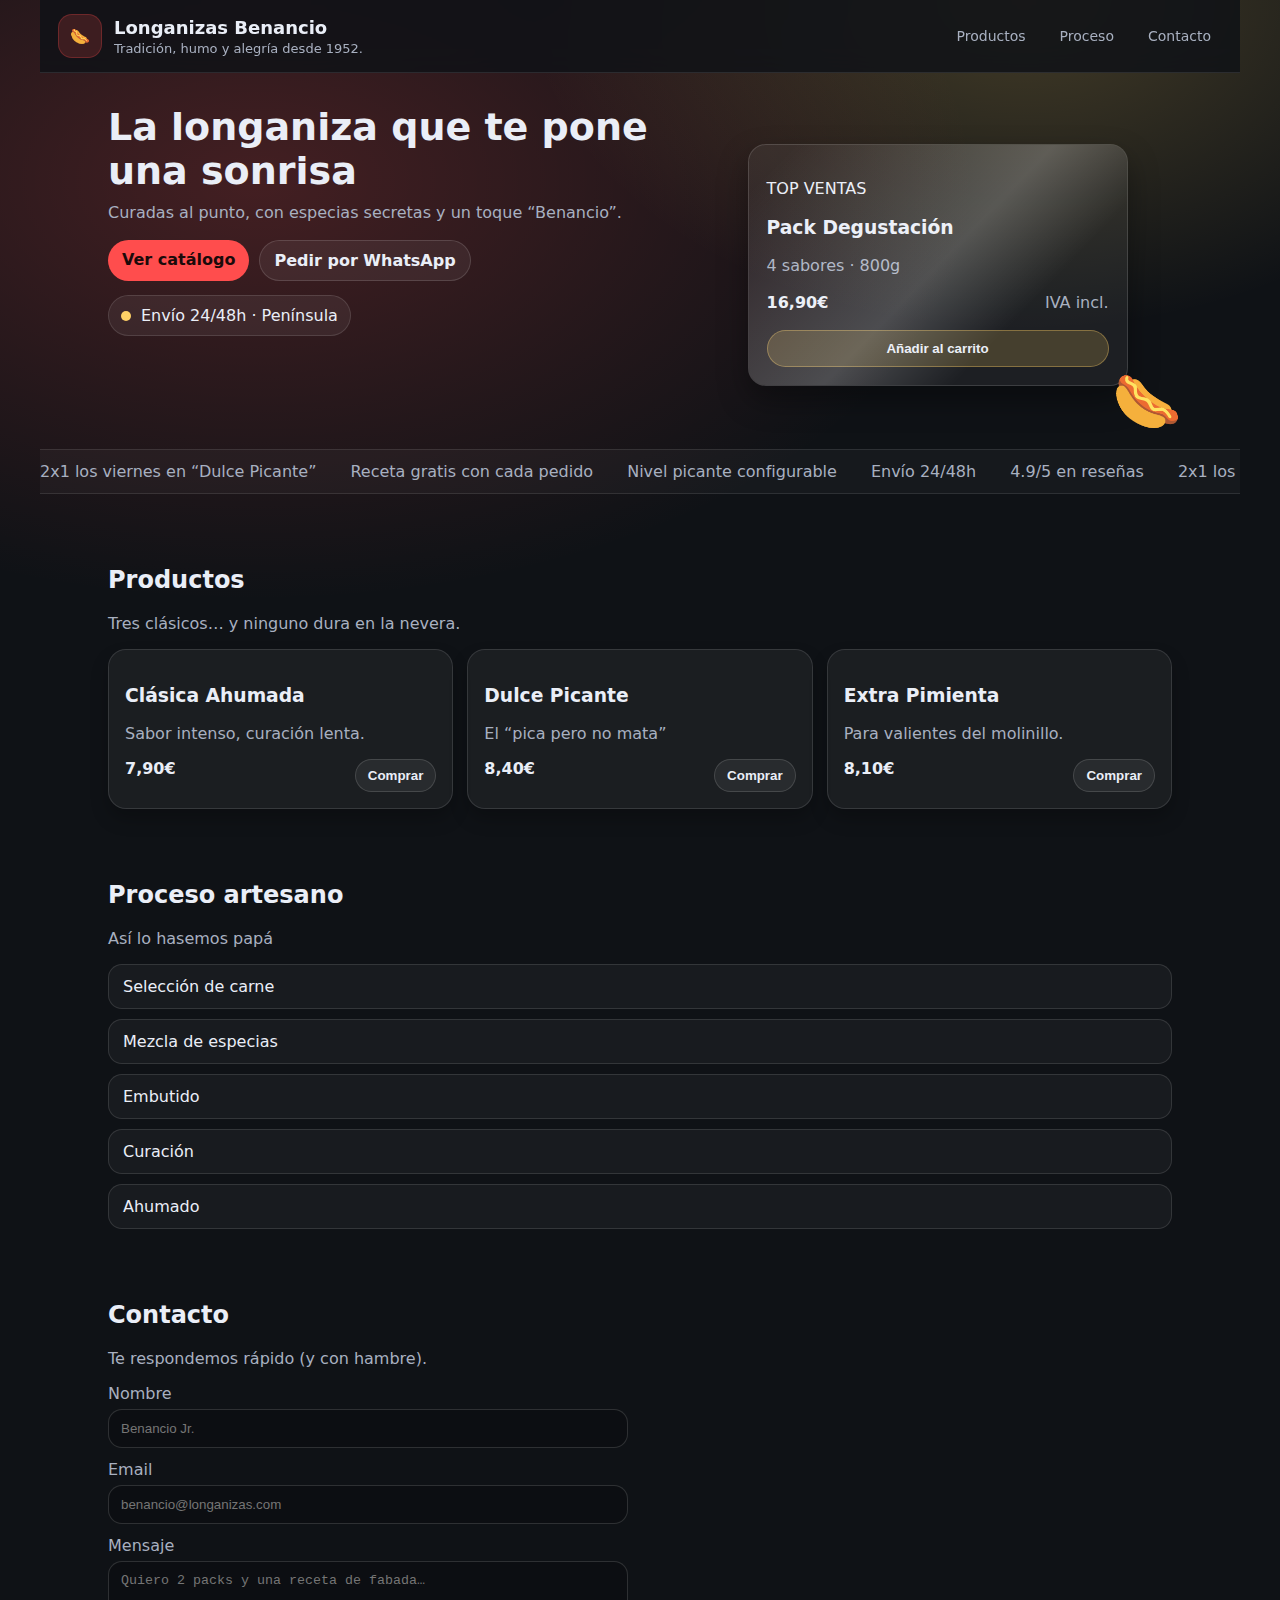
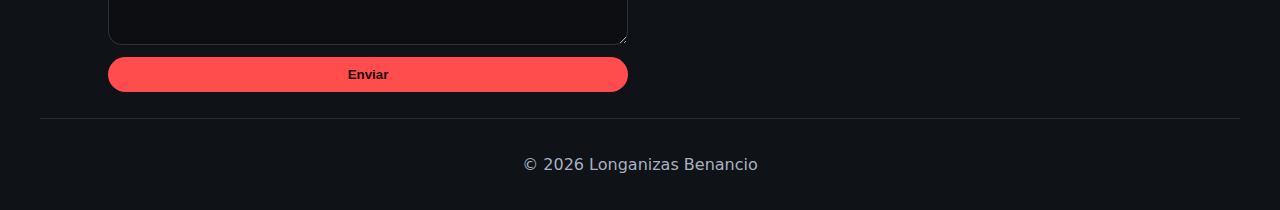
<file: DAW-LONGANIZASBENANCIO-master/DAW-LONGANIZASBENANCIO-master/index.html>
<!DOCTYPE html>
<html lang="es">
<head>
  <meta charset="UTF-8">
  <meta name="viewport" content="width=device-width, initial-scale=1.0">
  <title>Longanizas Benancio</title>

  <!-- SOLO tu CSS -->
  <link rel="stylesheet" href="styles.css">
</head>

<body>

<header class="topbar">
  <div class="brand">
    <span class="logo">🌭</span>

    <div class="brand-text">
      <h1>Longanizas Benancio</h1>
      <p>Tradición, humo y alegría desde 1952.</p>
    </div>
  </div>

  <nav class="nav">
    <a href="#productos">Productos</a>
    <a href="#proceso">Proceso</a>
    <a href="#contacto">Contacto</a>
  </nav>
</header>


<main>

<!-- HERO -->
<section class="hero">

  <div class="hero-left">
    <h2>La longaniza que te pone una sonrisa</h2>

    <p>
      Curadas al punto, con especias secretas y un toque “Benancio”.
    </p>

    <div class="hero-actions">
      <a class="btn btn-primary" href="#productos">Ver catálogo</a>
      <a class="btn btn-ghost" href="#contacto">Pedir por WhatsApp</a>
    </div>

    <div class="badge">
      <span class="badge-dot"></span>
      <span>Envío 24/48h · Península</span>
    </div>
  </div>


  <div class="hero-right">

    <article class="hero-card">
      <div class="hero-card-top">
        <p class="tag">TOP VENTAS</p>
        <h3>Pack Degustación</h3>
        <p class="muted">4 sabores · 800g</p>
      </div>

      <div class="hero-card-price">
        <span class="price">16,90€</span>
        <span class="mini muted">IVA incl.</span>
      </div>

      <button class="btn btn-secondary">
        Añadir al carrito
      </button>

      <div class="shine"></div>
    </article>

    <div class="floating-sausage">🌭</div>

  </div>

</section>


<!-- CINTA -->
<section class="marquee">
  <div class="marquee-track">
    <span>2x1 los viernes en “Dulce Picante”</span>
    <span>Receta gratis con cada pedido</span>
    <span>Nivel picante configurable</span>
    <span>Envío 24/48h</span>
    <span>4.9/5 en reseñas</span>

    <!-- duplicado para animación futura -->
    <span>2x1 los viernes en “Dulce Picante”</span>
    <span>Receta gratis con cada pedido</span>
    <span>Nivel picante configurable</span>
    <span>Envío 24/48h</span>
    <span>4.9/5 en reseñas</span>
  </div>
</section>


<!-- PRODUCTOS -->
<section id="productos" class="section">

  <header class="section-head">
    <h2>Productos</h2>
    <p class="muted">
      Tres clásicos… y ninguno dura en la nevera.
    </p>
  </header>

  <div class="grid">

    <article class="card">
      <h3>Clásica Ahumada</h3>
      <p class="muted">Sabor intenso, curación lenta.</p>

      <div class="card-bottom">
        <span class="price">7,90€</span>
        <button class="btn btn-small">Comprar</button>
      </div>
    </article>


    <article class="card">
      <h3>Dulce Picante</h3>
      <p class="muted">El “pica pero no mata”</p>

      <div class="card-bottom">
        <span class="price">8,40€</span>
        <button class="btn btn-small">Comprar</button>
      </div>
    </article>


    <article class="card">
      <h3>Extra Pimienta</h3>
      <p class="muted">Para valientes del molinillo.</p>

      <div class="card-bottom">
        <span class="price">8,10€</span>
        <button class="btn btn-small">Comprar</button>
      </div>
    </article>

  </div>
</section>



<!-- PROCESO -->
<section id="proceso" class="section process">

  <header class="section-head">
    <h2>Proceso artesano</h2>
    <p class="muted">
      Así lo hasemos papá
    </p>
  </header>

  <ol class="steps">
    <li class="step">Selección de carne</li>
    <li class="step">Mezcla de especias</li>
    <li class="step">Embutido</li>
    <li class="step">Curación</li>
    <li class="step">Ahumado</li>
  </ol>

</section>



<!-- CONTACTO -->
<section id="contacto" class="section contact">

  <header class="section-head">
    <h2>Contacto</h2>
    <p class="muted">Te respondemos rápido (y con hambre).</p>
  </header>

  <form class="form">

    <label>
      Nombre
      <input type="text" placeholder="Benancio Jr.">
    </label>

    <label>
      Email
      <input type="email" placeholder="benancio@longanizas.com">
    </label>

    <label>
      Mensaje
      <textarea rows="4"
        placeholder="Quiero 2 packs y una receta de fabada…"></textarea>
    </label>

    <button class="btn btn-primary">Enviar</button>

  </form>

</section>

</main>


<footer class="footer">
  <p>© <span id="year"></span> Longanizas Benancio</p>
</footer>


<script>
  document.getElementById("year").textContent = new Date().getFullYear();
</script>

</body>
</html>
</file>
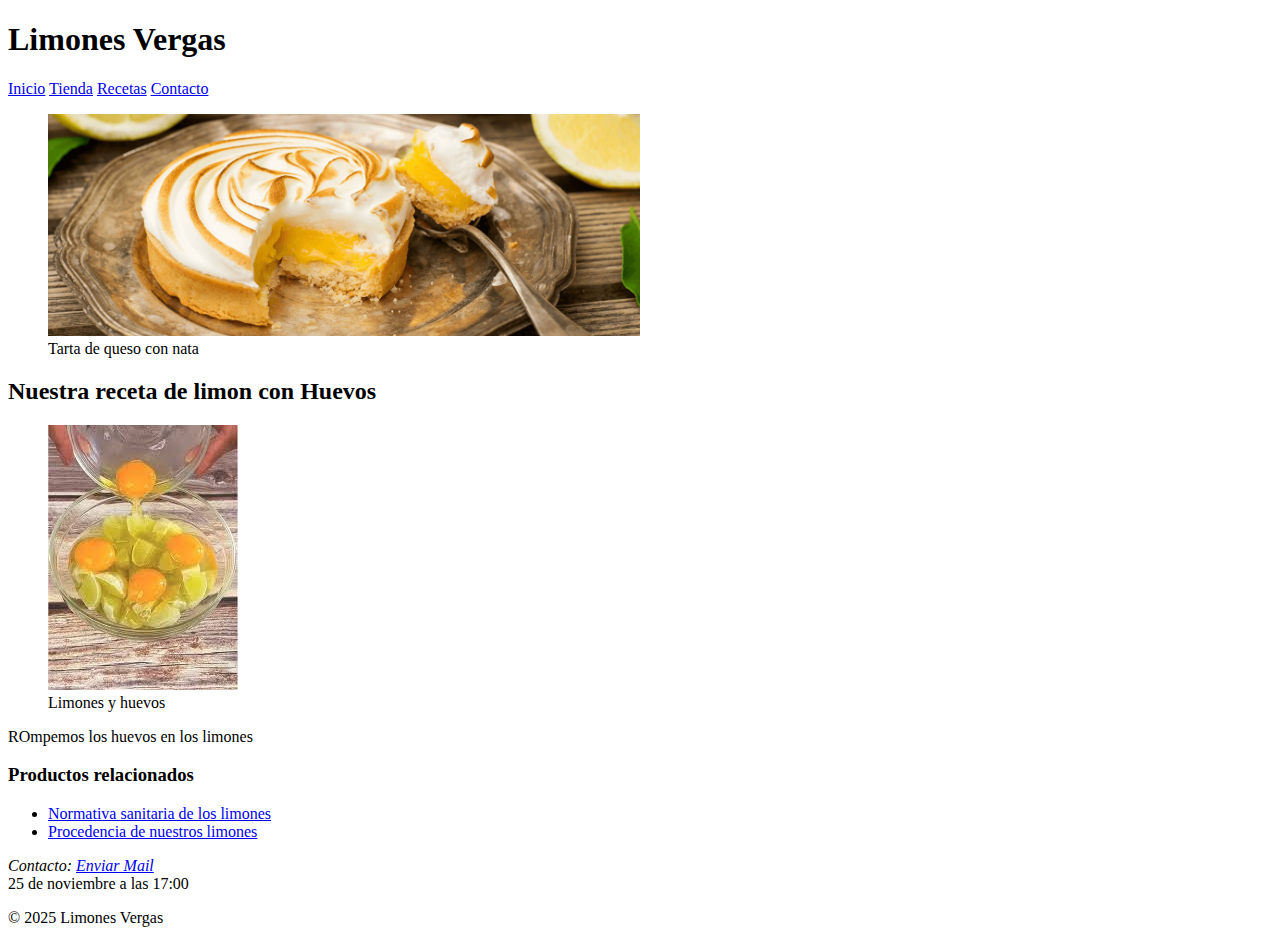
<file: Tema 1/clase/LimonesRamonVergas/index.html>
<!DOCTYPE html>
<html lang="es">
<head>
    <meta charset="UTF-8">
    <meta name="viewport" content="width=device-width, initial-scale=1.0">
    <title>Limones Ramón Vergas</title>
</head>
<body>

    <header> <!--Con el header dentro del body hacemos la cabecera que se muestra en todas las paginas que hagamos-->

        <h1>Limones Vergas</h1>

        <nav>
            <a href="#" target="_top">Inicio</a> <!-- target="_top" si le das te lleva a la parte superior de la pagina-->
            <a href="#">Tienda</a>
            <a href="#">Recetas</a>
            <a href="#">Contacto</a>
        </nav>
        <figure> <!--contenedor semantico para imagenes, graficos...., es bueno sobre todo para accesibilidad, porque todos los medios del sistema lo ven como imagen lo que esta dentro-->
            <img src="tartalimon.jpg" width="50%" alt="Rica tarta de limones" title="Tarta de limon">
            <figcaption>Tarta de queso con nata</figcaption> <!--texto de pie de imagen-->
        </figure>
    </header>

    <main>

        <article>
            <h2>Nuestra receta de limon con Huevos</h2>
            <figure>
                <img src="huevon.jpg" alt="50%">
                <figcaption>Limones y huevos</figcaption>
            </figure>
            <p>ROmpemos los huevos en los limones</p>
        </article>
        <aside>

            <h3>Productos relacionados</h3>
            <ul>
                <li><a href="#">Normativa sanitaria de los limones</a></li>
                <li><a href="#">Procedencia de nuestros limones</a></li>
            </ul>
        </aside>

    </main>

    <footer>

        <address> <!-- google interpreta que todo lo que esta aqui, sera para informacion de contacto-->
            Contacto:
            <a href="mailto:fe.ro.manu@gmail.com">Enviar Mail</a>            
        </address>

        <time datetime="2025-11-25T17:00"> 25 de noviembre a las 17:00</time><!--para añadir al calendario al hacerle click a la fecha-->

        <p>&copy; 2025 Limones Vergas</p>
    </footer>
</body>
</html>
</file>
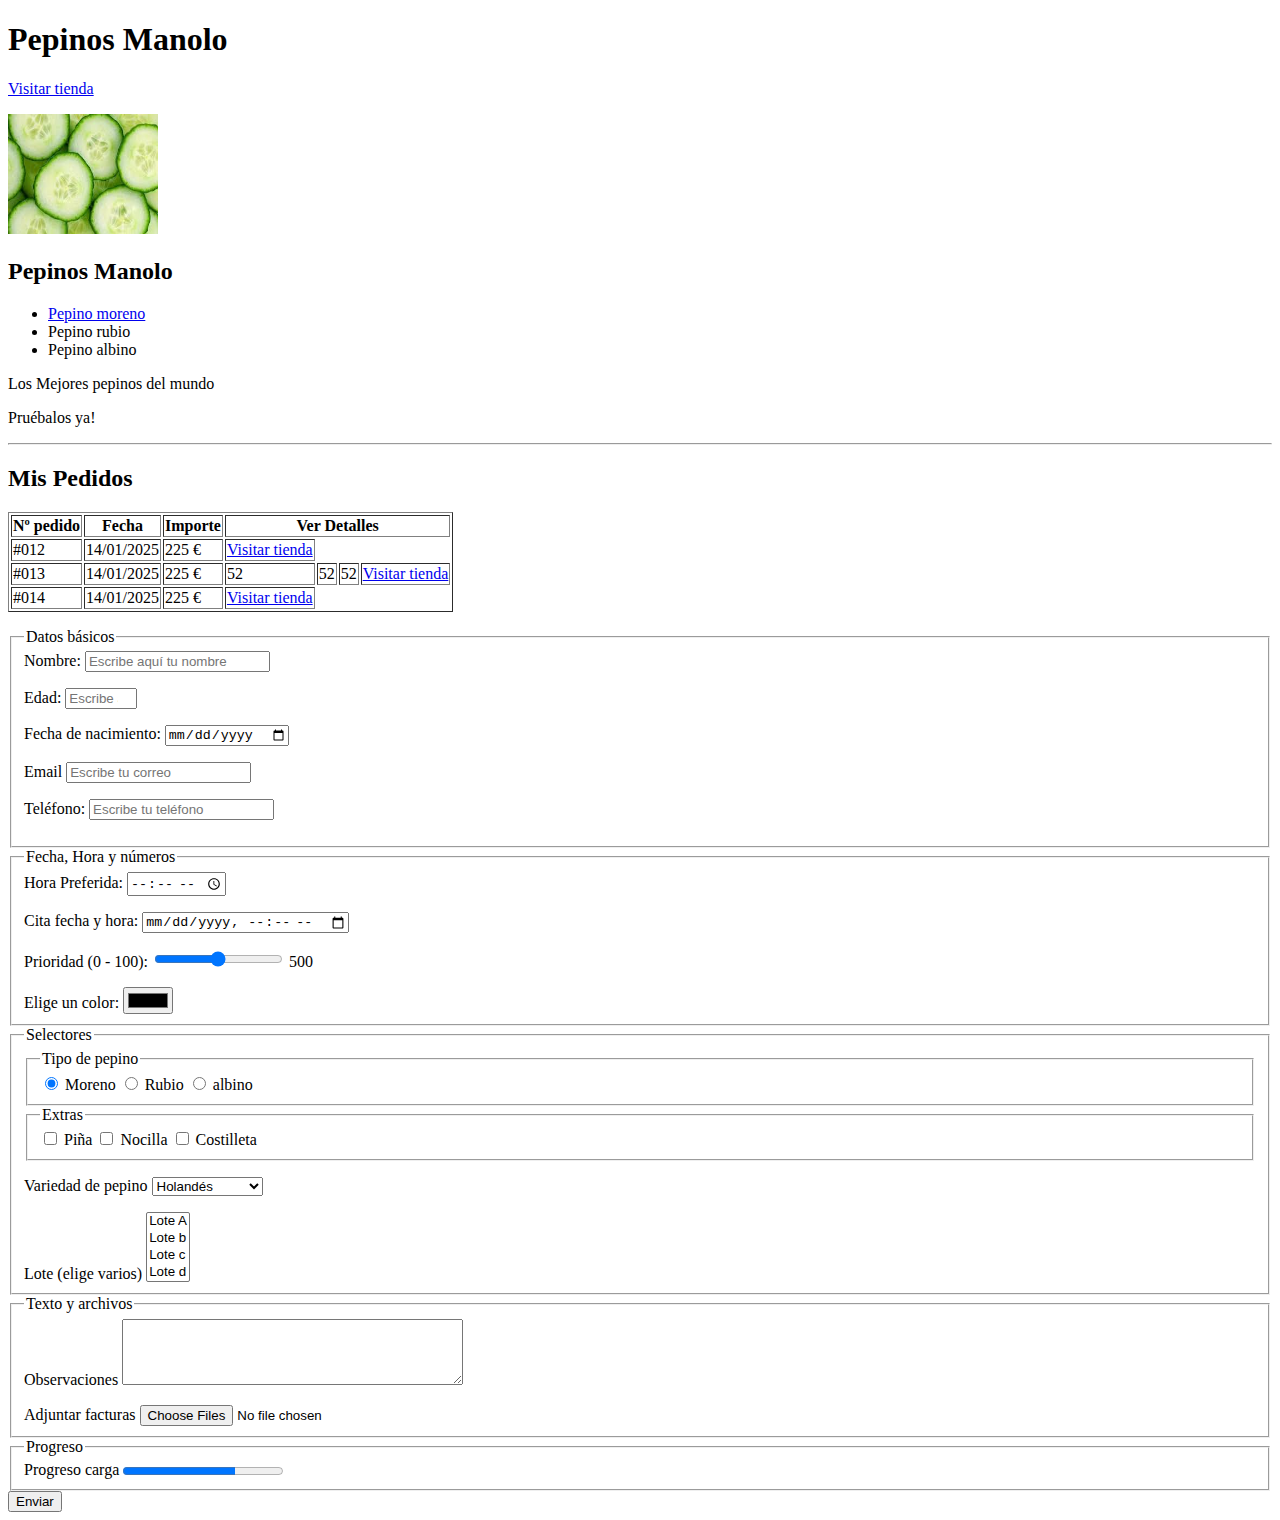
<file: Tema 1/clase/Mi primer HTML/index.html>
<!DOCTYPE html>
<html lang="en">

<head>
    <meta charset="UTF-8">
    <title>Mi primera página</title>
</head>

<body>
    <h1>Pepinos Manolo</h1>
    
    <a href="https://www.agroboca.com/comprar/pepinos" target="_blank">Visitar tienda</a>
    
    <p></p>
    
    <img src="Pepino.jpg" width="150" height="120" alt="Pepinos cortados en rodajas" title="Imagen de pepino">
    
    <h2>Pepinos Manolo</h2>
    
    <ul>
        <li><a href="https://www.agroboca.com/comprar/pepinos" target="_blank">Pepino moreno</a></li>
        <li>Pepino rubio</li>
        <li>Pepino albino</li>
    </ul>
    
    <p> Los Mejores pepinos del mundo</p>
    <p> Pruébalos ya!</p>
    
    <section id="pedidos">
        <hr>
        <h2>Mis Pedidos</h2>
        
        <table border="1">
            <thead>
                <tr>
                    <th>Nº pedido</th>
                    <th>Fecha</th>
                    <th>Importe</th>
                    <th colspan="4">Ver Detalles</th>
                </tr>
            </thead>
            <tbody>
                <tr>
                    <td>#012</td>
                    <td>14/01/2025</td>
                    <td>225 €</td>
                    <td><a href="https://www.agroboca.com/comprar/pepinos" target="_blank">Visitar tienda</a></td>
                </tr>
                <tr>
                    <td>#013</td>
                    <td>14/01/2025</td>
                    <td>225 €</td>
                    <td>52</td>
                    <td>52</td>
                    <td>52</td>
                    <td><a href="https://www.agroboca.com/comprar/pepinos" target="_blank">Visitar tienda</a></td>
                </tr>
                <tr>
                    <td>#014</td>
                    <td>14/01/2025</td>
                    <td>225 €</td>
                    <td><a href="https://www.agroboca.com/comprar/pepinos" target="_blank">Visitar tienda</a></td>
                </tr>
            </tbody>
        </table>
    </section>
    
    <p></p>
    <p></p>
    <p></p>
    
    <section id="Contacto">
        <form>

            <fieldset> <legend>Datos básicos</legend>

                <label>Nombre:
                    <input id="nombre" name="nombre" type="text" placeholder="Escribe aquí tu nombre" required>
                </label>
                <p></p>
                <label>Edad:</label>
                <input type="number" min="10" max="20" step="1.5" placeholder="Escribe aquí tu Edad">
                <p></p>
                <label>Fecha de nacimiento:</label>
                <input type="date">
                <p></p>
                <label>Email</label>
                <input type="email" placeholder="Escribe tu correo">
                <p></p>
                <label>Teléfono:
                    <input type="tel" placeholder="Escribe tu teléfono">
                </label>
                <p></p>
            </fieldset>

            <fieldset>
                <legend>Fecha, Hora y números</legend>
                <label>Hora Preferida:
                    <input type="time">
                </label>
                <p></p>
                <label>Cita fecha y hora:
                    <input type="datetime-local">
                </label>
                <p></p>
                <label>Prioridad (0 - 100):
                    <input id="valorRango" type="range" min="0" max="1000" value="500"
                        oninput="document.getElementById('nRange').value=this.value">
                    <output id="nRange">500</output>
                </label>
                <p></p>
                <label>Elige un color:
                    <input type="color">
                </label>

            </fieldset>

            <fieldset>
                <legend>Selectores</legend>

                <fieldset>
                    <legend>Tipo de pepino</legend>
                    <input type="radio" name="tipoPepino" value="moreno" checked>
                    <label>Moreno</label>
                    <input type="radio" name="tipoPepino" value="rubio">
                    <label>Rubio</label>
                    <input type="radio" name="tipoPepino" value="albino">
                    <label>albino</label>
                </fieldset>

                <fieldset>
                    <legend>Extras</legend>
                    <input type="checkbox" name="extras" value="pinha">
                    <label>Piña</label>
                    <input type="checkbox" name="extras" value="nocilla">
                    <label>Nocilla</label>
                    <input type="checkbox" name="extras" value="costilleta">
                    <label>Costilleta</label>
                </fieldset>
                <p></p>

                <label>Variedad de pepino</label>
                <select name="variedad" size="1">
                    <optgroup label="clasicos">
                        <option value="holandes">Holandés</option>
                        <option value="espanol">Español</option>
                    </optgroup>
                    <optgroup label="modernos">
                        <option value="sinSemillas">Sin Semillas</option>
                    </optgroup>
                </select>
                <p></p>
                <label>Lote (elige varios)</label>
                <select name="lotes[]" multiple size="4">
                    <option value="lote_a">Lote A</option>
                    <option value="lote_b">Lote b</option>
                    <option value="lote_c">Lote c</option>
                    <option value="lote_d">Lote d</option>
                </select>
            </fieldset>
            
            <fieldset>
                <legend>Texto y archivos</legend>
                <label>Observaciones</label>
                <textarea id="textarea1" rows="4" cols="40"></textarea>
                <p></p>
                <label>Adjuntar facturas</label>
                <input type="file" accept=".pdf, .jpg" multiple>
            </fieldset>
            
            <fieldset>
                <legend>Progreso</legend>
                <label>Progreso carga</label>
                <progress value="70" max="100"></progress>
            </fieldset>

            <button type="submit">Enviar</button>
            
        </form>
    </section>
</body>
</html>
</file>
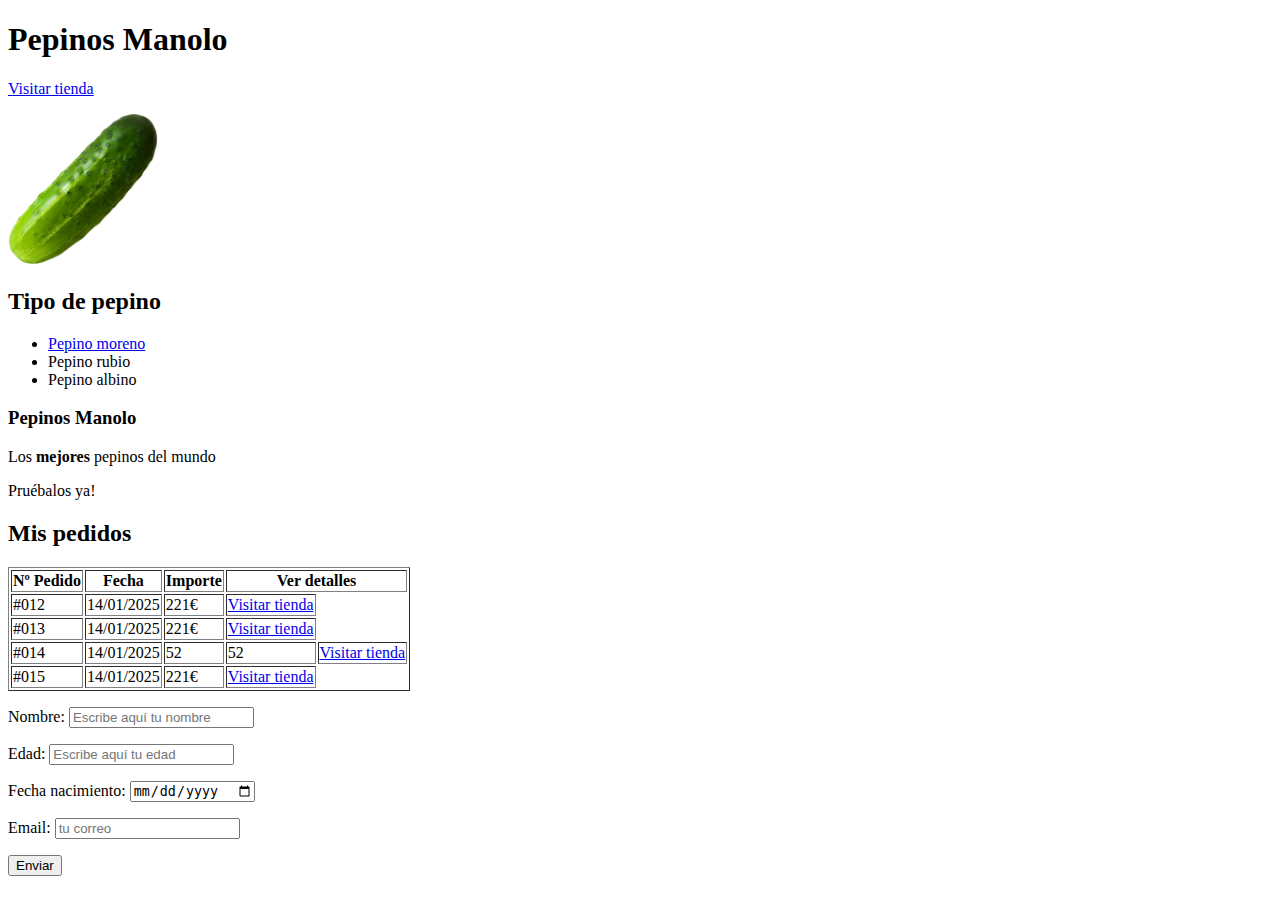
<file: Tema 1/clase/MiPrimerHTML profe/index.html>
<!DOCTYPE html> <!-- Indica que el documento está escrito en HTML5 -->
<html lang="en"> <!-- Define el idioma principal del contenido (inglés en este caso) -->

<head>
    <meta charset="UTF-8"> <!-- Especifica la codificación de caracteres (UTF-8 para admitir acentos y símbolos) -->
    <title>Pepinos Manolo</title> <!-- Título que aparecerá en la pestaña del navegador -->
</head>

<body> <!-- Contenido visible de la página -->

    <!-- Este va a ser mi título principal -->
    <h1>Pepinos Manolo</h1> <!-- Encabezado principal de la página -->

    <!-- Enlace que abre en una pestaña nueva usando target="_blank" -->
    <a href="https://www.agroboca.com/comprar/pepinos" target="_blank"> Visitar tienda</a>
    <p></p> <!-- Salto de línea mediante un párrafo vacío -->

    <!-- Imagen con tamaño fijo y atributos alt y title -->
    <img src="pepino.png" width="150" alt="icono de pepino" title="Pepino vigoroso y tieso">

    <h2>Tipo de pepino</h2> <!-- Segundo nivel de encabezado -->

    <!-- Lista sin orden (viñetas) -->
    <ul>
        <li><a href="https://www.agroboca.com/comprar/pepinos">Pepino moreno</a></li> <!-- Elemento con enlace -->
        <li>Pepino rubio</li> <!-- Elemento sin enlace -->
        <li>Pepino albino</li>
    </ul>

    <h3>Pepinos Manolo</h3> <!-- Encabezado de tercer nivel -->

    <!-- Párrafos de texto, con <strong> para resaltar en negrita -->
    <p> Los <strong>mejores</strong> pepinos del mundo </p>
    <p> Pruébalos ya!</p>

    <!-- Sección con identificador "pedidos" -->
    <section id="pedidos">

        <h2>Mis pedidos</h2>

        <!-- Tabla con borde -->
        <table border="1">
            <!-- Cabecera de la tabla -->
            <thead>
                <tr>
                    <th>Nº Pedido</th> <!-- Celda de encabezado -->
                    <th>Fecha</th>
                    <th>Importe</th>
                    <th colspan="2">Ver detalles</th> <!-- colspan fusiona dos columnas -->
                </tr>
            </thead>

            <!-- Cuerpo de la tabla -->
            <tbody>
                <tr>
                    <td>#012</td>
                    <td>14/01/2025</td>
                    <td>221€</td>
                    <td><a href="https://www.agroboca.com/comprar/pepinos" target="_blank"> Visitar tienda</a></td>
                </tr>
                <tr>
                    <td>#013</td>
                    <td>14/01/2025</td>
                    <td>221€</td>
                    <td><a href="https://www.agroboca.com/comprar/pepinos" target="_blank"> Visitar tienda</a></td>
                </tr>
                <tr>
                    <td>#014</td>
                    <td>14/01/2025</td>
                    <td>52</td> <!-- Falta el símbolo de € aquí -->
                    <td>52</td> <!-- Posible error: parece un valor duplicado -->
                    <td><a href="https://www.agroboca.com/comprar/pepinos" target="_blank"> Visitar tienda</a></td>
                </tr>
                <tr>
                    <td>#015</td>
                    <td>14/01/2025</td>
                    <td>221€</td>
                    <td><a href="https://www.agroboca.com/comprar/pepinos" target="_blank"> Visitar tienda</a></td>
                </tr>
            </tbody>
        </table>
    </section>

    <!-- Varios saltos verticales -->
    <p></p>
    <p></p>
    <p></p>

    <!-- Sección de contacto -->
    <section id="contacto">

        <!-- Inicio del formulario -->
        <form>

            <label>Nombre:</label> <!-- Etiqueta para el campo de texto -->
            <input type="text" placeholder="Escribe aquí tu nombre" required> <!-- Campo obligatorio gracias a "required" -->
            <p></p>

            <label>Edad:</label>
            <input type="number" placeholder="Escribe aquí tu edad"> <!-- Campo de tipo numérico -->
            <p></p>

            <label>Fecha nacimiento:</label>
            <input type="date"> <!-- Selector de fecha -->
            <p></p>

            <label>Email:</label>
            <input type="email" placeholder="tu correo"> <!-- Verifica formato email -->
            <p></p>

            <button type="submit">Enviar</button> <!-- Botón para enviar el formulario -->
        </form>

    </section>

</body>
</html>
</file>
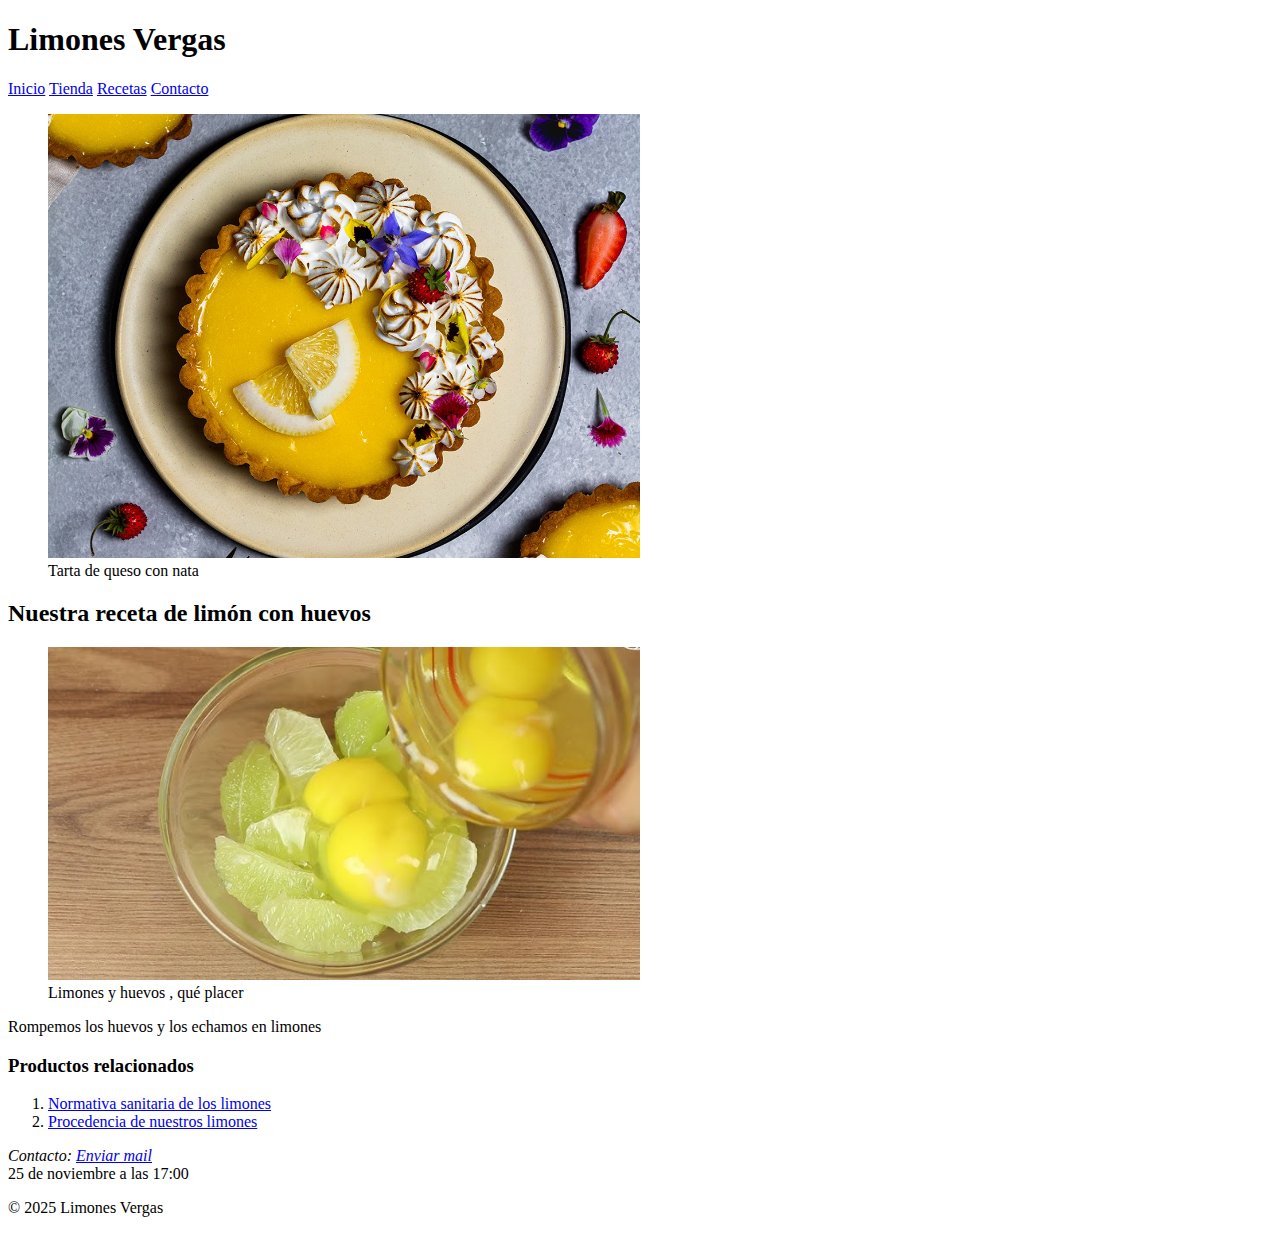
<file: Tema 1/Ejercicios/LimonesVergas/index.html>
<!DOCTYPE html>
<!-- Declara que el documento está escrito en HTML5.
     Es importante para que el navegador interprete correctamente las etiquetas modernas. -->
<html lang="es">
<!-- Etiqueta raíz del documento HTML.
     El atributo lang="es" indica que el contenido está en español,
     útil para SEO, lectores de pantalla y traducción automática. -->

<head>
    <!-- Contiene metadatos y configuración del documento, NO contenido visible. -->

    <meta charset="UTF-8">
    <!-- Define la codificación de caracteres.
         UTF-8 permite usar tildes, eñes y otros caracteres especiales. -->

    <meta name="viewport" content="width=device-width, initial-scale=1.0">
    <!-- Hace que la página sea responsive en móviles.
         width=device-width adapta el contenido al ancho del dispositivo. -->

    <title>Limones Ramón Vergas</title>
    <!-- Título que aparece en la pestaña del navegador y es clave para SEO. -->
</head>

<body>
    <!-- Todo el contenido visible va aquí. -->

    <header>
        <!-- Cabecera del sitio.
             Normalmente contiene el logo, título principal y menú de navegación. -->

        <h1>Limones Vergas</h1>
        <!-- Título principal de la página.
             Solo debe haber UN <h1> por documento para buena semántica y SEO. -->

        <nav>
            <!-- Zona de navegación con enlaces a distintas secciones del sitio. -->

            <a href="#" target="_top">Inicio</a>
            <!-- target="_top" fuerza que el enlace se abra en la ventana completa,
                 útil si la página estuviera dentro de un iframe. -->

            <a href="#">Tienda</a>
            <a href="#">Recetas</a>
            <a href="#">Contacto</a>
            <!-- Los enlaces usan <a>. Si no hay URL real, se usa "#". -->
        </nav>

        <figure>
            <!-- <figure> agrupa contenido visual y su descripción relacionada. -->

            <img src="tartaLimon.jpg" width="50%" alt="Rica tarta de limones" title="Tarta de limao">
            <!-- <img> inserta una imagen.
                 - src: ruta del archivo
                 - width="50%": imagen ocupa el 50% del ancho del contenedor
                 - alt: texto alternativo (obligatorio para accesibilidad)
                 - title: texto emergente al pasar el ratón -->

            <figcaption>Tarta de queso con nata</figcaption>
            <!-- Descripción asociada a la imagen anterior.
                 Útil para SEO y accesibilidad. -->
        </figure>

    </header>

    <main>
        <!-- Contenido principal de la página.
             Solo debe existir un <main> por documento. -->

        <article>
            <!-- Contenido independiente y autocontenido.
                 Se usa para noticias, posts, recetas, productos, etc. -->

            <h2>Nuestra receta de limón con huevos</h2>
            <!-- Título de nivel 2, jerárquicamente debajo del <h1>. -->

            <figure>
                <!-- Segunda figura dentro del artículo. -->

                <img src="huevon.jpg" width="50%" alt="Ricos huevos con limones" title="Huevada limonera">
                <!-- width="50%" hace la imagen responsive.
                     El alt describe la imagen para usuarios con discapacidad visual. -->

                <figcaption>Limones y huevos , qué placer</figcaption>
                <!-- Etiqueta descriptiva de la imagen. -->
            </figure>

            <p>Rompemos los huevos y los echamos en limones</p>
            <!-- Párrafo de texto explicando la receta. -->
        </article>

        <aside>
            <!-- Contenido complementario al principal.
                 Se usa para enlaces relacionados, publicidad, extras, etc. -->

            <h3>Productos relacionados</h3>
            <!-- Título de nivel 3, contiene información secundaria. -->

            <ol>
                <!-- Lista ordenada (numerada). -->

                <li><a href="#">Normativa sanitaria de los limones</a></li>
                <!-- Cada <li> es un ítem de la lista. -->

                <li><a href="#">Procedencia de nuestros limones</a></li>
            </ol>

        </aside>

    </main>

    <footer>
        <!-- Pie de página, generado al final del documento.
             Suele incluir datos de contacto, autoría, derechos, enlaces secundarios. -->

        <address>
            <!-- Información de contacto del autor o la entidad. -->

            Contacto:
            <a href="mailto:info@limonesvergas.com">Enviar mail</a>
            <!-- mailto: abre cliente de correo del usuario. -->
        </address>

        <time datetime="2025-11-25T17:00">25 de noviembre a las 17:00</time>
        <!-- <time> marca una fecha semántica.
             datetime usa formato ISO 8601 para lectura por máquinas (navegadores, SEO, IA). -->

        <p>&copy; 2025 Limones Vergas</p>
        <!-- Símbolo de copyright con entidad &copy; -->
    </footer>

</body>

</html>
</file>
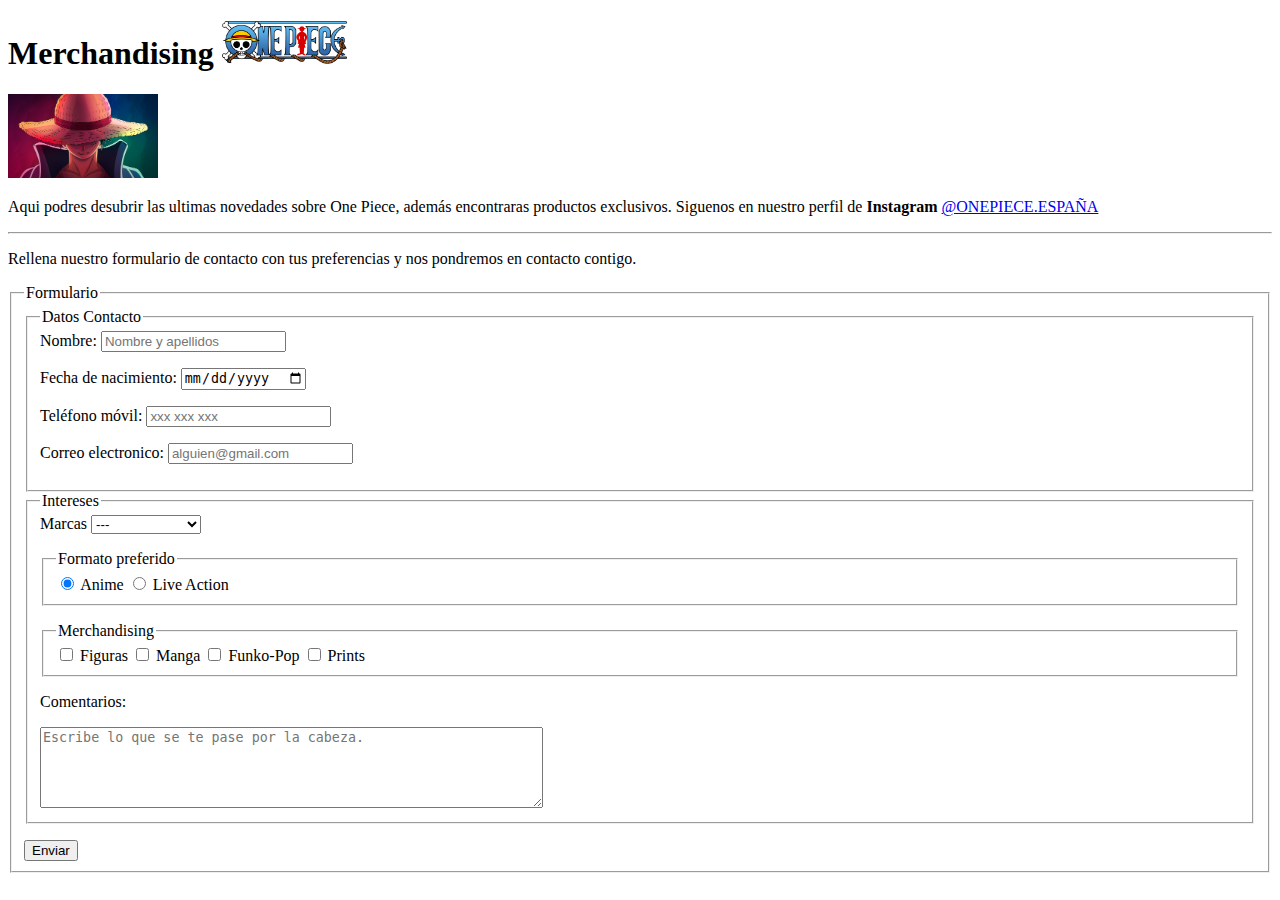
<file: Tema 1/Ejercicios/WEB basica empresa/index.html>
<!DOCTYPE html>
<html lang="en">
<head>
    <meta charset="UTF-8">
    <title>One Piece - Merchandising</title>
</head>
<body>
    <section id="presentacion">
        <h1>
            Merchandising 
            <img src="Logo.webp" width="125" alt="onepiece" title="logotipo con las palabras One Piece">
        </h1>

        <img src="luffy.jpg" width="150" alt="Imgagen de Luffy preparandose para dar un puñetazo"
            title="Luffy-Puñetazo">

        <p>Aqui podres desubrir las ultimas novedades sobre One Piece, además encontraras productos exclusivos. Siguenos
            en nuestro perfil de <STRong>Instagram</STRong> <a href="https://www.instagram.com/onepiece.espana/"
                target="_blank">@ONEPIECE.ESPAÑA</a></p>
    </section>
    <hr>
    <section id="contacto">
        <p>Rellena nuestro formulario de contacto con tus preferencias y nos pondremos en contacto contigo.</p>

        <form>
            <fieldset>
                <legend>Formulario</legend>
                <fieldset>
                    <legend>Datos Contacto</legend>
                    <label>
                        Nombre:
                        <input type="text" placeholder="Nombre y apellidos" required>
                    </label>
                    <p></p>
                    <label>Fecha de nacimiento:</label>
                    <input type="date">
                    <p></p>
                    <label>
                        Teléfono móvil:
                        <input type="tel" placeholder="xxx xxx xxx">
                    </label>
                    <p></p>
                    <label>
                        Correo electronico:
                        <input type="email" placeholder="alguien@gmail.com" required>
                    </label>
                    <p></p>
                </fieldset>
                <fieldset>
                    <legend>Intereses</legend>
                    <label>Marcas</label>
                    <select name="marcasfamosa" size="1">
                        <option value="sinSeleccion">---</option>
                        <option value="bandai">Bandai Namco</option>
                        <option value="artSpirits">Art-Spirits</option>
                        <option value="xPlus">X-Plus</option>
                        <option value="aniplex">AniPlex+</option>
                        <option value="banpresto">Banpresto</option>
                    </select>
                    <p></p>                 
                    <fieldset>
                        <legend>Formato preferido</legend>
                        <input type="radio" name="formatoPreferido" value="anime" checked>
                        <label>Anime</label>
                        <input type="radio" name="formatoPreferido" value="liveAction">
                        <label>Live Action</label>
                    </fieldset>
                    <p></p>
                    <fieldset>
                        <legend>Merchandising</legend>
                        <input type="checkbox" name="merchandising" value="figuras">
                        <label>Figuras</label>
                        <input type="checkbox" name="merchandising" value="manga">
                        <label>Manga</label>
                        <input type="checkbox" name="merchandising" value="funkoPop">
                        <label>Funko-Pop</label>
                        <input type="checkbox" name="merchandising" value="prints">
                        <label>Prints</label>
                    </fieldset>
                    <p></p>
                    <label>Comentarios:</label>
                    <p></p>
                    <textarea name="comentarios" rows="5" cols="60" placeholder="Escribe lo que se te pase por la cabeza."></textarea>
                </fieldset>
                <p></p>
                <button type="submit">Enviar</button>
            </fieldset>
        </form>
    </section>
</body>
</html>
</file>
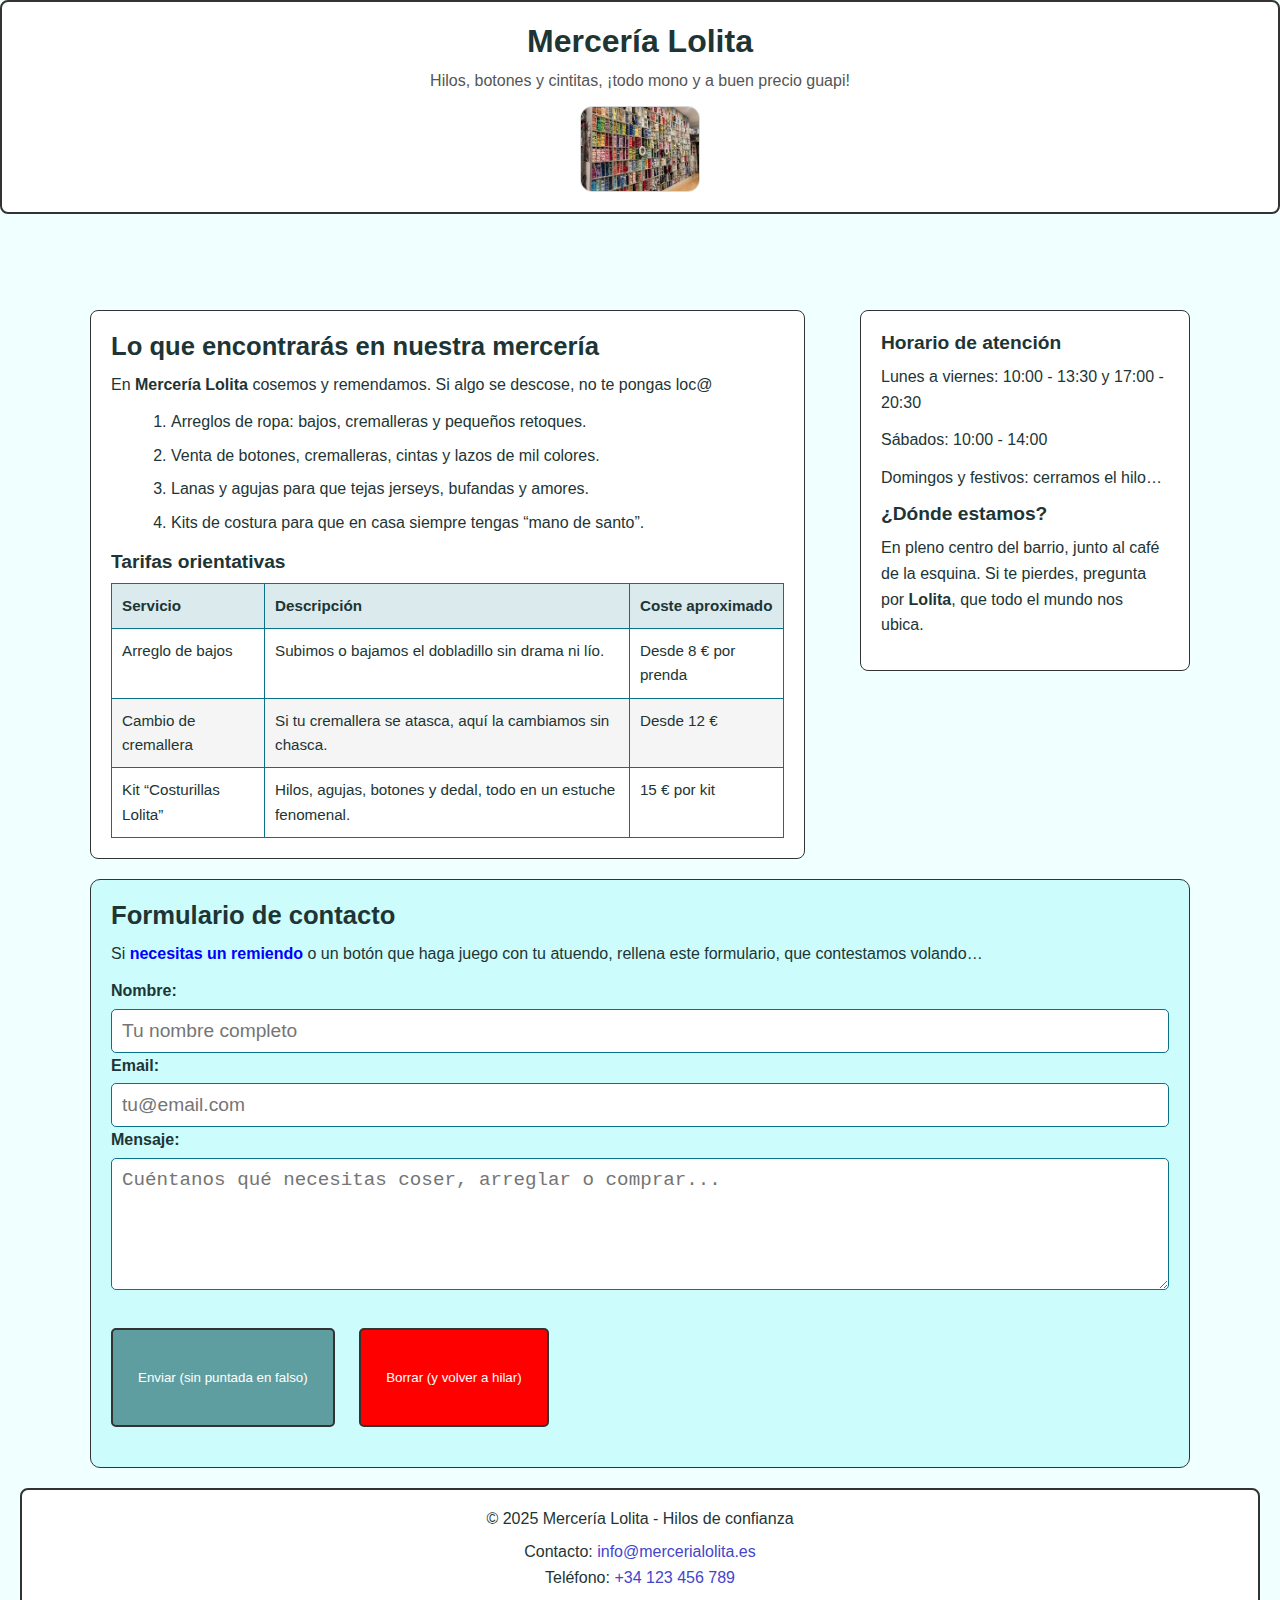
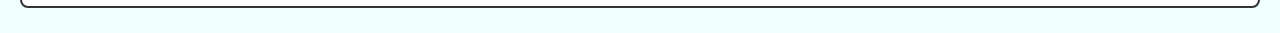
<file: Tema 2/Clase/Lolita/index.html>
<!DOCTYPE html>
<html lang="es">

<head>
    <meta charset="UTF-8">
    <meta name="viewport" content="width=device-width, initial-scale=1.0">
    <title>Mercería Lolita</title>

    <link rel="stylesheet" href="styles.css">

</head>

<body>

    <header>
        <h1>Mercería Lolita</h1>
        <p>Hilos, botones y cintitas, ¡todo mono y a buen precio guapi!</p>
        <img src="logo.jpg" alt="Carrete de hilo sonriente" class="logo">
    </header>

    <main class="layout">
        <article class="content">
            <h2>Lo que encontrarás en nuestra mercería</h2>
            <p>
                En <strong>Mercería Lolita</strong> cosemos y remendamos.
                Si algo se descose, no te pongas loc@
            </p>

            <ol>
                <li>Arreglos de ropa: bajos, cremalleras y pequeños retoques.</li>
                <li>Venta de botones, cremalleras, cintas y lazos de mil colores.</li>
                <li>Lanas y agujas para que tejas jerseys, bufandas y amores.</li>
                <li>Kits de costura para que en casa siempre tengas “mano de santo”.</li>
            </ol>

            <h3>Tarifas orientativas</h3>

            <table class="tabla-tarifas">
                <thead>
                    <tr>
                        <th>Servicio</th>
                        <th>Descripción</th>
                        <th>Coste aproximado</th>
                    </tr>
                </thead>
                <tbody>
                    <tr>
                        <td>Arreglo de bajos</td>
                        <td>Subimos o bajamos el dobladillo sin drama ni lío.</td>
                        <td>Desde 8 € por prenda</td>
                    </tr>
                    <tr>
                        <td>Cambio de cremallera</td>
                        <td>Si tu cremallera se atasca, aquí la cambiamos sin chasca.</td>
                        <td>Desde 12 €</td>
                    </tr>
                    <tr>
                        <td>Kit “Costurillas Lolita”</td>
                        <td>Hilos, agujas, botones y dedal, todo en un estuche fenomenal.</td>
                        <td>15 € por kit</td>
                    </tr>
                </tbody>
            </table>
        </article>

        <aside class="sidebar">
            <h3>Horario de atención</h3>
            <p>Lunes a viernes: 10:00 - 13:30 y 17:00 - 20:30</p>
            <p>Sábados: 10:00 - 14:00</p>
            <p>Domingos y festivos: cerramos el hilo… </p>

            <h3>¿Dónde estamos?</h3>
            <p>
                En pleno centro del barrio, junto al café de la esquina.
                Si te pierdes, pregunta por <strong>Lolita</strong>, 
                que todo el mundo nos ubica.
            </p>
        </aside>

        <section class="contacto">
            <h2>Formulario de contacto</h2>
            <p>
                Si <span class="trozo">necesitas un remiendo</span> 
                o un botón que haga juego con tu atuendo,
                rellena este formulario, que contestamos volando… 
            </p>

            <form action="#" method="post" class="form">
                <label class="campo">
                    <span>Nombre:</span>
                    <input type="text" name="nombre" placeholder="Tu nombre completo" required>
                </label>

                <label class="campo">
                    <span>Email:</span>
                    <input type="email" name="email" placeholder="tu@email.com" required>
                </label>

                <label class="campo">
                    <span>Mensaje:</span>
                    <textarea name="mensaje" rows="5" cols="40" placeholder="Cuéntanos qué necesitas coser, arreglar o comprar..."></textarea>
                </label>

                <div class="acciones">
                    <button type="submit" class="btn btn-enviar">Enviar (sin puntada en falso)</button>
                    <button type="reset" class="btn btn-borrar">Borrar (y volver a hilar)</button>
                </div>
            </form>
        </section>
    </main>

    <footer class="site-footer">
        <p>&copy; 2025 Mercería Lolita - Hilos de confianza</p>
        <address>
            Contacto: <a href="mailto:info@mercerialolita.es">info@mercerialolita.es</a><br>
            Teléfono: <a href="tel:+34123456789">+34 123 456 789</a>
        </address>
    </footer>

</body>

</html>
</file>
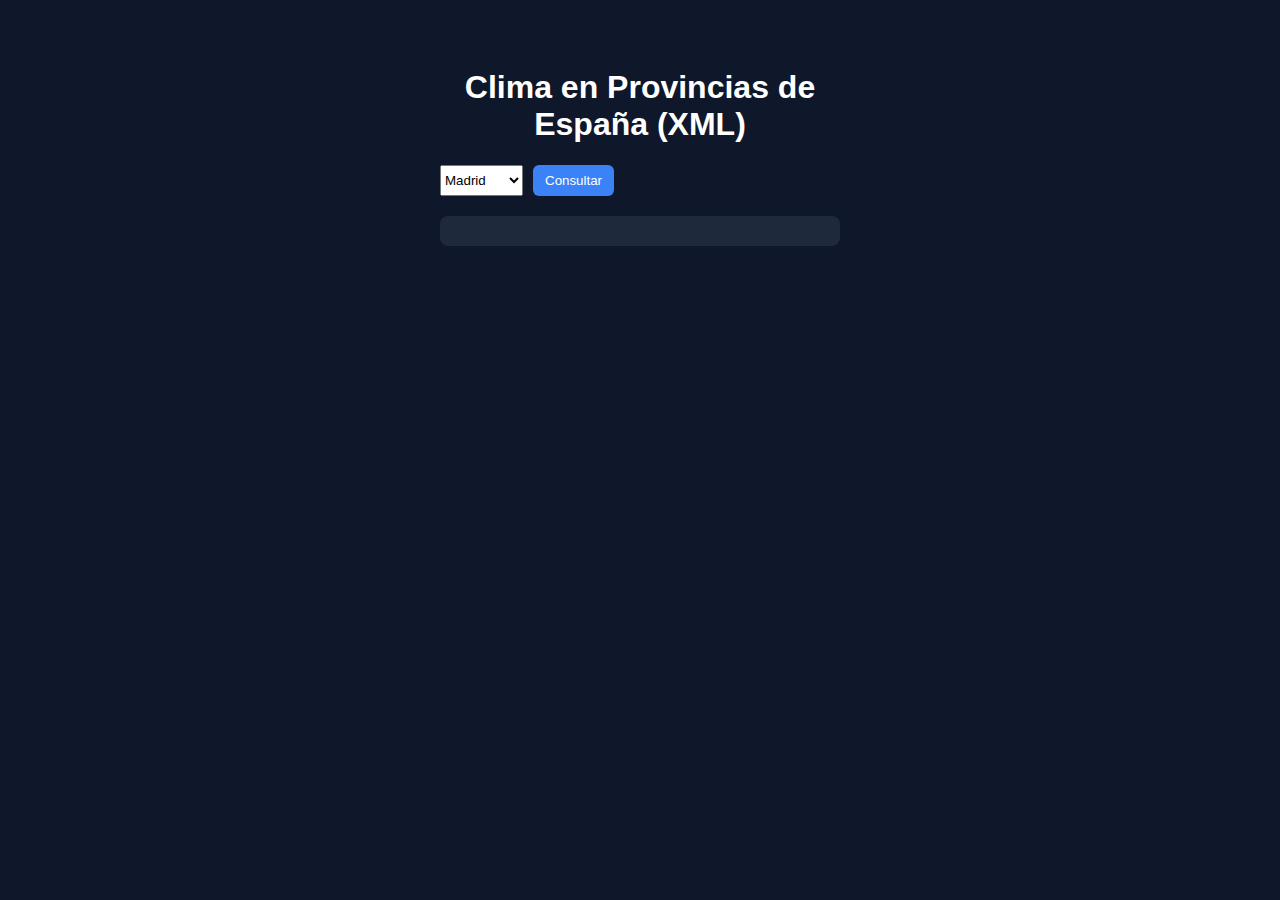
<file: XML/EjemploAPIXML-main/EjemploAPIXML-main/index.html>
<!doctype html>
<html lang="es">
<head>
  <meta charset="utf-8">
  <meta name="viewport" content="width=device-width, initial-scale=1">
  <title>OpenWeather XML - Provincias España</title>
  <link rel="stylesheet" href="styles.css">
</head>
<body>

  <div class="container">
    <h1>Clima en Provincias de España (XML)</h1>

    <div class="search">
      <select id="city">
        <option value="Madrid,ES">Madrid</option>
        <option value="Barcelona,ES">Barcelona</option>
        <option value="Valencia,ES">Valencia</option>
        <option value="Sevilla,ES">Sevilla</option>
        <option value="Zaragoza,ES">Zaragoza</option>
        <option value="Málaga,ES">Málaga</option>
        <option value="Murcia,ES">Murcia</option>
        <option value="Palma,ES">Palma</option>
        <option value="Bilbao,ES">Bilbao</option>
        <option value="A Coruña,ES">A Coruña</option>
        <option value="Valladolid,ES">Valladolid</option>
        <option value="Granada,ES">Granada</option>
        <option value="Vigo,ES">Vigo</option>
        <option value="Alicante,ES">Alicante</option>
      </select>

      <button id="btn">Consultar</button>
      <button id="downloadXml" style="display:none;">Descargar XML</button>
    </div>

    <div id="result" class="card"></div>
    <p id="status"></p>
  </div>

  <script src="script.js"></script>
</body>
</html>
</file>
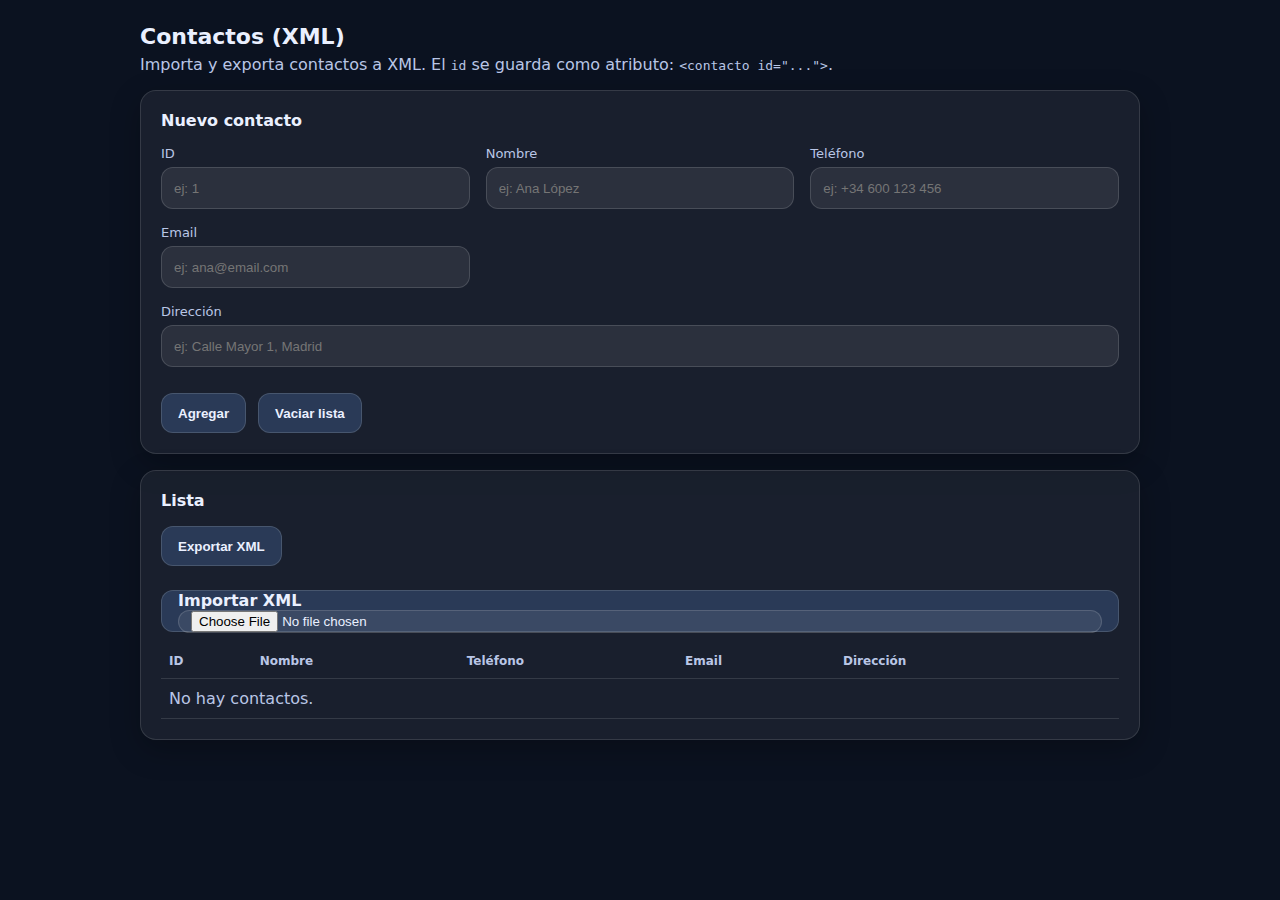
<file: XML/LM-EjemploIOXML-main/LM-EjemploIOXML-main/index.html>
<!doctype html>
<html lang="es">
<head>
  <meta charset="utf-8" />
  <meta name="viewport" content="width=device-width,initial-scale=1" />
  <title>Contactos XML - Importar / Exportar</title>
  <link rel="stylesheet" href="styles.css" />
</head>
<body>
  <main class="wrap">
    <header class="header">
      <h1>Contactos (XML)</h1>
      <p>Importa y exporta contactos a XML. El <code>id</code> se guarda como atributo: <code>&lt;contacto id="..."&gt;</code>.</p>
    </header>

    <section class="card">
      <h2>Nuevo contacto</h2>

      <form id="form" class="grid" autocomplete="off">
        <label>
          <span>ID</span>
          <input id="id" placeholder="ej: 1" required />
        </label>

        <label>
          <span>Nombre</span>
          <input id="nombre" placeholder="ej: Ana López" required />
        </label>

        <label>
          <span>Teléfono</span>
          <input id="telefono" placeholder="ej: +34 600 123 456" />
        </label>

        <label>
          <span>Email</span>
          <input id="mail" type="email" placeholder="ej: ana@email.com" />
        </label>

        <label class="full">
          <span>Dirección</span>
          <input id="direccion" placeholder="ej: Calle Mayor 1, Madrid" />
        </label>

        <div class="actions full">
          <button type="submit">Agregar</button>
          <button type="button" id="clear">Vaciar lista</button>
        </div>
      </form>
    </section>

    <section class="card">
      <div class="toolbar">
        <h2>Lista</h2>
        <div class="toolbar-actions">
          <button id="export">Exportar XML</button>

          <label class="import">
            Importar XML
            <input id="importFile" type="file" accept=".xml,application/xml,text/xml" />
          </label>
        </div>
      </div>

      <div id="status" class="status" role="status" aria-live="polite"></div>

      <div class="tableWrap">
        <table>
          <thead>
            <tr>
              <th>ID</th>
              <th>Nombre</th>
              <th>Teléfono</th>
              <th>Email</th>
              <th>Dirección</th>
              <th></th>
            </tr>
          </thead>
          <tbody id="tbody"></tbody>
        </table>
      </div>
    </section>
  </main>

  <script src="script.js"></script>
</body>
</html>
</file>
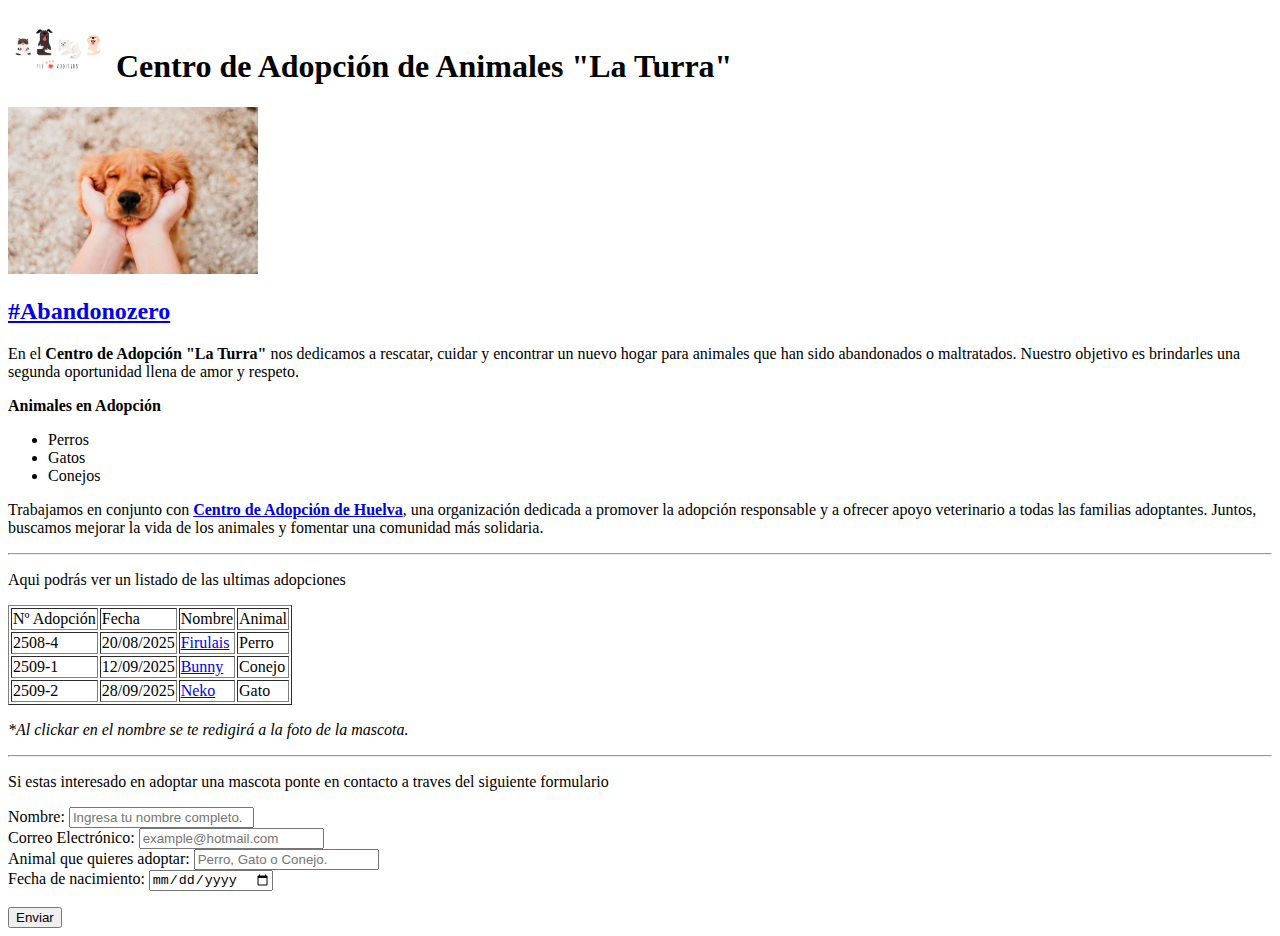
<file: Tema 1/Ejercicios/Adopcion la Turra/adopcion.html>
<!DOCTYPE html>
<html lang="en">

<!--Primer proyecto Lenguaje de marcas "Centro de Adopciónm de Animales la Turra"-->

<head>
    <meta charset="UTF-8">
    <title>La Turra - Adopción de Animales</title>
</head>

<body>
    <section id="presentacion">
    
        <h1>
            <img src="Adopta.jpg" width="100" alt="Imagen de perros y gatos felices" title="Adopta tu mascota">
            Centro de Adopción de Animales "La Turra"
        </h1>

        <img src="Perrito.jpg" width="250" alt="Imagen de un cachorro tranquilo"  title="Perrito Durmiendo">

        <h2><a href="https://www.youtube.com/c/AbandonoCero" target="blank">#Abandonozero</a></h2>

        <p>En el <strong>Centro de Adopción "La Turra"</strong> nos dedicamos a rescatar, cuidar y encontrar un nuevo hogar para animales que han sido abandonados o maltratados. Nuestro objetivo es brindarles una segunda oportunidad llena de amor y respeto.</p>
    
        <p><strong>Animales en Adopción</strong></p>
        
        <ul>
            <li>Perros</li>
            <li>Gatos</li>
            <li>Conejos</li>
        </ul>

        <p>Trabajamos en conjunto con <strong><a href="https://centromunicipaldeacogidadeanimalesdehuelva.com/" target="_blank">Centro de Adopción de Huelva</a></strong>, una organización dedicada a promover la adopción responsable y a ofrecer apoyo veterinario a todas las familias adoptantes. Juntos, buscamos mejorar la vida de los animales y fomentar una comunidad más solidaria.</p>
    
    </section>

    <hr>

    <section id="tabla_adopciones">
        <p>Aqui podrás ver un listado de las ultimas adopciones</p>

        <table border="1">
            <thead>
                <tr>
                    <td>Nº Adopción</td>
                    <td>Fecha</td>
                    <td>Nombre</td>
                    <td>Animal</td>
                </tr>
            </thead>

            <tbody>
                <tr>
                    <td>2508-4</td>
                    <td>20/08/2025</td>
                    <td><a href="perro_feo.jpeg" target="_self">Firulais</a></td>
                    <td>Perro</td>
                </tr>
                <tr>
                    <td>2509-1</td>
                    <td>12/09/2025</td>
                    <td><a href="conejo.jpeg" target="_self">Bunny</a></td>
                    <td>Conejo</td>

                </tr>
                <tr>
                    <td>2509-2</td>
                    <td>28/09/2025</td>
                    <td><a href="gato.jpg" target="_self">Neko</a></td>
                    <td>Gato</td>
                </tr>
            </tbody>
        </table>
        <p><em>*Al clickar en el nombre se te redigirá a la foto de la mascota.</em></p>

    </section>

    <hr>

    <section id="contacto">

        <p>Si estas interesado en adoptar una mascota ponte en contacto a traves del siguiente formulario</p>

        <form>

            <label>Nombre:</label>
            <input type="text" placeholder="Ingresa tu nombre completo." required>
            <br>  

            <label>Correo Electrónico:</label>
            <input type="email" placeholder="example@hotmail.com" required>
            <br>

            <label>Animal que quieres adoptar:</label>
            <input type="text" placeholder="Perro, Gato o Conejo.">
            <br>

            <label>Fecha de nacimiento:</label>
            <input type="date">
            <p></p>

            <button type="submit">Enviar</button>

        </form>

    </section>

</body>
</html>
</file>
<file: DAW-LM-SUMITOSALEXEI-master/DAW-LM-SUMITOSALEXEI-master/styles.css>
:root{

    --bg:#f5f6f7;
    --card:#fff;
    --text:#1f2929;
    --muted:#6f7777;
    --accent: #33c26b;
    --shadow: 0 8px 18px rgba(0,0,0, .2);
    --r: 16px;

}

*{
    box-sizing: border-box;
}

body{
    margin: 0;
    font-family: Arial, Helvetica, sans-serif;
    background-color: var(--bg);
    color: var(--text);
    line-height: 1.35;

}

img{
    max-width: 100%;
    display: block;
}

.layout {

    min-height: 100vh;
    max-width: 1200px;
    margin: 0 auto;
    display: grid;
    grid-template-columns: 2fr 1fr;
    grid-template-areas:
    "header header"
    "nav nav"
    "main aside"
    "footer footer"
    ;

}

.site-header{grid-area:header;}

.site-nav{grid-area:nav;}

.site-main{grid-area:main;

    display: grid;
    gap: 16px;

}

.site-aside{grid-area:aside;}

.site-footer{grid-area:footer;}

.site-header{

    background-color: var(--card);
    border-radius: var(--r);
    box-shadow: var(--shadow);
    padding: 14px;
    display: grid;

    grid-template-columns: 1fr auto;
    align-items: center;

    gap: 12px;

}

.brand{

    display: grid;
    grid-template-columns: 200px 1fr;
    gap: 12px;

    align-items: center;
}

.brand__logo{

    width: 150px;
    height: auto;
    

}
</file>
<file: DAW-LONGANIZASBENANCIO-master/DAW-LONGANIZASBENANCIO-master/styles.css>
/* =========================
   BASE
========================= */

/* :root (raíz del documento)
   ---------------------------------------------------------
   Aquí definimos VARIABLES CSS (Custom Properties).
   Piensa en ellas como “constantes” de diseño:
   - Centralizan colores, radios, sombras…
   - Evitan repetir valores mágicos por todo el CSS
   - Facilitan cambiar el tema del sitio en 30 segundos
   Uso:
     color: var(--text);
     border-radius: var(--r);
*/
:root{
  /* --bg: color base del fondo de toda la página.
     Es el “lienzo” oscuro sobre el que contrastan tarjetas y texto. */
  --bg: #0f1216;

  /* --card: color de tarjeta (más claro que el fondo).
     Útil para contenedores, secciones o paneles. */
  --card: #171b22;

  /* --text: texto principal.
     Debe tener mucho contraste con --bg para legibilidad. */
  --text: #eaeef7;

  /* --muted: texto secundario (“apagado”).
     Sirve para descripciones y detalles: menos importancia visual. */
  --muted: #a8b0c0;

  /* --accent: acento principal (rojo marca).
     Se usa para botones primarios, highlights, tags, etc. */
  --accent: #ff4d4d;

  /* --accent2: acento secundario (amarillo).
     Se usa para badges, puntos de estado y detalles alternativos. */
  --accent2: #ffd166;

  /* --line: color de líneas/bordes sutiles.
     alpha bajo = no “corta” visualmente el diseño, solo delimita. */
  --line: rgba(255,255,255,.10);

  /* --r: radio base de bordes redondeados.
     Mantener un radio consistente da “unidad” visual al diseño. */
  --r: 18px;

  /* --shadow: sombra estándar.
     offset-y alto + blur = sombra suave y profunda (estética “card”). */
  --shadow: 0 14px 30px rgba(0,0,0,.35);
}

/* Selector universal
   ---------------------------------------------------------
   box-sizing: border-box:
   - El width/height incluyen padding + border.
   - Evita que una caja “crezca” inesperadamente al añadir padding.
   - Hace más sencillo el diseño responsive.
*/
*{ box-sizing: border-box; }

/* html
   ---------------------------------------------------------
   scroll-behavior: smooth:
   - Cuando pulsas un enlace interno (ej. <a href="#contacto">),
     el navegador hace scroll ANIMADO hasta el destino.
   - Mejora UX, porque el usuario “ve” hacia dónde se mueve.
   - No afecta al scroll manual (rueda/trackpad): solo a saltos automáticos.
*/
html{
    scroll-behavior: smooth;
}

/* body
   ---------------------------------------------------------
   Aquí definimos:
   - Tipografía base
   - Fondo (con capas de gradientes radiales)
   - Color por defecto del texto
*/
body{
  /* Eliminamos el margen por defecto del navegador (si no, habría “marco blanco”) */
  margin: 0;

  /* “System font stack”
     - Usa la fuente del sistema del usuario (Windows/macOS/Linux)
     - Carga rápida, look moderno y coherente con el SO */
  font-family: system-ui, -apple-system, Segoe UI, Roboto, Arial, sans-serif;

  /* Fondo inicial (fallback).
     Si el navegador no soportara gradientes por alguna razón,
     al menos queda el color base. */
  background: var(--bg);

  /* Color de texto base: aplicado a todo lo que no defina color propio */
  color: var(--text);

  /* Fondo por capas (la ÚLTIMA capa va al fondo)
     ---------------------------------------------------------
     1ª capa: mancha roja suave (arriba-izquierda)
     2ª capa: mancha amarilla suave (arriba-derecha)
     3ª capa: color base oscuro (lienzo)
     Esto crea “iluminación ambiental” sin imágenes.
  */
  background:
  radial-gradient(
    /* Tamaño de la elipse (ancho x alto) y posición del foco (at x% y%) */
    1200px 700px at 20% 10%,

    /* Color del centro con transparencia */
    rgba(255,77,77,.22),

    /* A partir del 60% se vuelve totalmente transparente (se difumina) */
    transparent 60%
  ), 
  radial-gradient(
    900px 600px at 80% 0%,
    rgba(255,209,100,.22),
    transparent 55%
  ), 

  /* Capa final: color sólido del fondo */
  var(--bg);

  max-width: 1200px;
  margin: 0px auto;
}

/* Links
   ---------------------------------------------------------
   color: inherit → los enlaces heredan el color del texto donde estén.
   text-decoration: none → quita subrayado (estética más “app”).
*/
a{ color: inherit; text-decoration: none; }

/* Utilidad: texto “apagado”
   Se usa en descripciones, subtítulos, info secundaria. */
.muted{ color: var(--muted); }

/* Utilidad: precio destacado
   font-weight alto para que el precio sea lo más visible en tarjetas. */
.price{ font-weight: 800; }



/* =========================
   TOPBAR
========================= */

/* Barra superior “pegajosa” (sticky)
   ---------------------------------------------------------
   Objetivo:
   - Que la marca y navegación estén siempre accesibles al hacer scroll
   - Efecto “glassmorphism”: fondo translúcido + blur
*/
.topbar{
  /* sticky: se comporta como normal hasta llegar a top:0 y ahí se queda */
  position: sticky;

  /* Punto de pegado */
  top: 0;

  /* Capa por encima del contenido para que no quede tapada */
  z-index: 20;

  /* Blur del contenido que pasa por detrás (solo se aprecia con transparencia) */
  backdrop-filter: blur(10px);

  /* Fondo semitransparente: permite ver el blur y “separa” del contenido */
  background: rgba(15,18,22,.85);

  /* Línea inferior para delimitar la barra sin ser dura */
  border-bottom: 1px solid var(--line);

  /* Espaciado interno */
  padding: 14px 18px;

  /* Flexbox para alinear:
     - izquierda: brand
     - derecha: nav */
  display: flex;
  align-items: center;            /* centra verticalmente logo/texto/links */
  justify-content: space-between; /* empuja brand y nav a extremos */
}

/* Brand agrupa logo + texto
   gap crea el espacio entre ambos sin usar márgenes. */
.brand{
  display: flex;
  align-items: center;
  gap: 12px;
}

/* Logo como “pastilla cuadrada” con emoji centrado */
.logo{
  /* Grid + place-items es una forma cómoda de centrar un hijo */
  display: grid;
  place-items: center;

  /* Tamaño fijo del contenedor del emoji */
  width: 44px;
  height: 44px;

  /* Bordes redondeados (coherente con --r, aquí más pequeño) */
  border-radius: 14px;

  /* Fondo rojo suave + borde rojo suave para dar identidad de marca */
  background: rgba(255,77,77,.18);
  border: 1px solid rgba(255,77,77,.25);

  /* Animación:
     - logoTravieso es el nombre del @keyframes
     - 2.5s: duración de cada ciclo
     - ease-in-out: movimiento suave (sin brusquedad)
     - infinite: repite continuamente
  */
  animation: logoTravieso 2.5s ease-in-out infinite;
}

/* Título del brand (h1) ajustado a “tamaño header” */
.brand-text h1{
  /* Quitamos margen por defecto del h1 para que no descoloque la barra */
  margin: 0;

  /* Tamaño controlado: un h1 normal sería demasiado grande */
  font-size: 18px;
}

/* Subtítulo del brand */
.brand-text p{
  /* Pequeña separación desde el h1 */
  margin: 3px 0 0;

  /* Más pequeño y apagado: jerarquía visual */
  font-size: 13px;
  color: var(--muted);
}

/* Navegación */
.nav{
  display: flex;
  gap: 12px;           /* separación uniforme entre enlaces */
  font-size: 14px;
  color: var(--muted); /* por defecto se ve más suave (no roba atención al logo) */
}

/* Links de navegación como “píldoras” */
.nav a{
  /* padding amplio = área clicable cómoda */
  padding: 8px 10px;

  /* muy redondeado = pill */
  border-radius: 999px;

  /* borde transparente: reservado para que en hover “aparezca” */
  border: 1px solid transparent;
}

/* Hover:
   - aparece borde suave
   - el texto pasa a color principal */
.nav a:hover{
  border-color: rgba(255,255,255,.18);
  color: var(--text);
}



/* =========================
   HERO
========================= */

/* Hero: bloque principal
   ---------------------------------------------------------
   Layout con CSS Grid:
   - Columna izquierda: texto + botones + badge
   - Columna derecha: tarjeta producto + decoración
*/
.hero{
  /* Limita el ancho para mantener buena legibilidad en pantallas grandes */
  max-width: 1100px;

  /* Centrado horizontal */
  margin: 0 auto;

  /* Espaciado: arriba 32, laterales 18, abajo 14 */
  padding: 32px 18px 14px;

  /* Grid de 2 columnas */
  display: grid;

  /* 1.1fr vs 0.9fr:
     La izquierda gana un poco más de espacio para el título y texto. */
  grid-template-columns: 1.1fr .9fr;

  /* Separación entre columnas */
  gap: 22px;
}

/* Título grande del hero */
.hero-left h2{
  margin: 0 0 10px;
  font-size: 38px;
}

/* Párrafo del hero (apoyando el título) */
.hero-left p{
  margin: 0 0 18px;
  color: var(--muted);
}

/* Contenedor de acciones (botones) */
.hero-actions{
  display: flex;

  /* espacio entre botones */
  gap: 10px;

  /* separa botones del badge */
  margin-bottom: 14px;
}

/* Badge informativo
   ---------------------------------------------------------
   inline-flex: se comporta como elemento “en línea”,
   pero internamente alinea sus hijos en fila.
*/
.badge{
  display: inline-flex;
  align-items: center; /* centra verticalmente el dot y el texto */
  gap: 10px;           /* distancia entre el punto y el texto */

  padding: 10px 12px;
  border-radius: 999px;

  border: 1px solid rgba(255,255,255,.12);
  background: rgba(255,255,255,.06);

  /* Animación por subpropiedades:
     - name: qué keyframes usar
     - duration: ciclo rápido (1s)
     - ease-in-out: sube/baja suave
     - infinite: sin fin
     - alternate: no “resetea”, va ida/vuelta (más suave)
  */
  animation-name: botonResplandor;
  animation-duration: 1s;
  animation-timing-function: ease-in-out;
  animation-iteration-count: infinite;
  animation-direction: alternate;
}

/* Punto circular del badge */
.badge-dot{
  width: 10px;
  height: 10px;

  /* círculo perfecto */
  border-radius: 50%;

  /* amarillo acento */
  background: var(--accent2);

  /* Animación “latido”:
     scale + opacity para simular pulso */
  animation: dotPulse 1s ease-in-out infinite;
}

/* Columna derecha del hero */
.hero-right{
  /* relative:
     permite que hijos absolute (floating-sausage) se posicionen aquí */
  position: relative;

  min-height: 320px;

  /* centramos la tarjeta dentro del área derecha */
  display: grid;
  place-items: center;
}

/* Tarjeta del producto */
.hero-card{
  /* min(380px, 100%):
     - en escritorio no pasa de 380px
     - en móvil ocupa todo el ancho disponible */
  width: min(380px, 100%);

  /* esquinas redondeadas usando la variable global */
  border-radius: var(--r);

  /* fondo ligeramente transparente (tarjeta sobre fondo oscuro) */
  background: rgba(255,255,255,.06);

  /* borde para separar sutilmente del fondo */
  border: 1px solid rgba(255,255,255,.14);

  /* sombra para dar profundidad */
  box-shadow: var(--shadow);

  /* aire interior */
  padding: 18px;

  /* relative para capas internas (shine, etc.) */
  position: relative;

  /* recorta cualquier elemento que se salga (útil para efectos) */
  overflow: hidden;

  /* Animación de entrada:
     - tarjetaTraviesa: keyframes (sube + aparece)
     - 4s: muy suave/lenta (sensación “cinemática”)
     - cubic-bezier(...): curva personalizada (entra con energía y asienta)
     - 1: solo una vez (animación de carga) */
  animation: tarjetaTraviesa 4s cubic-bezier(0.2, 0.9, 0.2, 1) 1;
}

/* Bloque precio dentro de la tarjeta */
.hero-card-price{
  display: flex;

  /* separa precio e “IVA incl.” a extremos */
  justify-content: space-between;

  /* margen vertical para respirar */
  margin: 18px 0;
}

/* Shine desactivado */
.shine{
  
   position: absolute;

   /*top: -40%;
   bottom: -40%;
   left: -60%;
   right: -60%;*/

   inset: -40% -60%;
   background: linear-gradient(
      120deg,
      transparent 30%,
      rgba(255,255,255, .2) 50%,
      transparent 60%
   );

   transform: rotate(14deg);
   pointer-events: none;

   animation: lineaLoca 5s ease-in-out infinite;


}

/* Emoji decorativo situado en esquina */
.floating-sausage{
  /* absolute: se “pega” a coordenadas dentro de .hero-right (que es relative) */
  position: absolute;

  /* lo empujas un poco hacia afuera para que parezca “salirse” del marco */
  right: -10px;
  bottom: -10px;

  /* tamaño del emoji */
  font-size: 56px;
}



/* =========================
   MARQUEE
========================= */

/* Sección cinta (marquee) */
.marquee{
  margin: 10px 0 26px;

  /* líneas arriba y abajo para “encerrar” la cinta */
  border-top: 1px solid var(--line);
  border-bottom: 1px solid var(--line);

  /* fondo sutil para diferenciarla del resto */
  background: rgba(255,255,255,.03);
  overflow: hidden;
}

/* Track de la cinta: elementos en fila */
.marquee-track{
  display: flex;

  white-space: nowrap;

  /* separación entre mensajes */
  gap: 34px;

  padding: 12px 0;

  color: var(--muted);

  animation: marqueeMove 20s linear infinite;
}



/* =========================
   SECTIONS
========================= */

/* Contenedor genérico de secciones (productos, proceso, contacto...) */
.section{
  max-width: 1100px;
  margin: 0 auto;
  padding: 26px 18px;
}

/* Grid de productos */
.grid{
  margin-top: 16px;

  display: grid;

  /* 3 columnas iguales */
  grid-template-columns: repeat(3, 1fr);

  /* hueco entre cards */
  gap: 14px;
}

/* Card de producto */
.card{
  border-radius: var(--r);

  /* fondo translúcido: diferencia respecto al fondo base */
  background: rgba(255,255,255,.05);

  border: 1px solid rgba(255,255,255,.12);

  padding: 16px;

  /* sombra más ligera que la del hero-card */
  box-shadow: 0 10px 18px rgba(0,0,0,.22);
}

/* Parte inferior de la card (precio + botón) */
.card-bottom{
  margin-top: 16px;
  display: flex;
  justify-content: space-between;
}



/* =========================
   STEPS
========================= */

/* Lista de pasos (ol/ul) */
.steps{
  margin: 16px 0 0;

  /* quitamos padding por defecto de listas */
  padding: 0;

  /* quitamos viñetas/numeración para control total del estilo */
  list-style: none;

  display: grid;

  /* separación vertical entre items */
  gap: 10px;
}

/* Item de paso */
.step{
  border-radius: 14px;
  border: 1px solid rgba(255,255,255,.12);
  background: rgba(255,255,255,.04);

  padding: 12px 14px;
}



/* =========================
   FORM
========================= */

/* Contenedor de formulario */
.form{
  margin-top: 14px;

  /* grid para apilar campos con separación uniforme */
  display: grid;
  gap: 12px;

  /* limita ancho para que no se extienda demasiado (mejor UX) */
  max-width: 520px;
}

/* Label con el texto y el input debajo */
label{
  display: grid;
  gap: 6px; /* espacio entre texto del label y el campo */
  color: var(--muted);
}

/* Campos */
input, textarea{
  border-radius: 14px;
  border: 1px solid rgba(255,255,255,.14);

  /* fondo oscuro semitransparente para integrarlo en el tema */
  background: rgba(0,0,0,.18);

  color: var(--text);

  /* padding cómodo para escribir */
  padding: 11px 12px;
}



/* =========================
   BUTTONS
========================= */

/* Botón base */
.btn{
  border: 0;          /* elimina borde por defecto */
  cursor: pointer;    /* mano al pasar el ratón */

  /* pill */
  border-radius: 999px;

  /* tamaño clicable */
  padding: 10px 14px;

  /* jerarquía del texto */
  font-weight: 700;
}

/* Botón primario: rojo marca */
.btn-primary{
  background: var(--accent);

  /* texto oscuro sobre rojo para contraste */
  color: #1b0a0a;
}

/* Botón secundario: amarillo suave, normalmente dentro de tarjetas */
.btn-secondary{
  background: rgba(255,209,102,.18);
  border: 1px solid rgba(255,209,102,.35);
  color: var(--text);

  /* ocupa todo el ancho disponible */
  width: 100%;
}

/* Botón “fantasma”: transparente con borde sutil */
.btn-ghost{
  background: rgba(255,255,255,.06);
  border: 1px solid rgba(255,255,255,.14);
  color: var(--text);
}

/* Botón pequeño (usado en cards) */
.btn-small{
  padding: 8px 12px;
  background: rgba(255,255,255,.06);
  border: 1px solid rgba(255,255,255,.14);
  color: var(--text);
}

/* Footer */
.footer{
  border-top: 1px solid var(--line);
  padding: 20px 18px;
  text-align: center;
  color: var(--muted);
}



/* =========================
   ANIMACIONES (@keyframes)
========================= */

/* logoTravieso
   ---------------------------------------------------------
   Animación del logo: balanceo + micro zoom.
   Se usa transform (rotate + scale) porque es eficiente:
   - el navegador puede optimizarlo mejor que top/left
   - suele renderizarse por GPU
*/
@keyframes logoTravieso{
    /* Estado inicial */
    from { 
      /* gira a la izquierda y tamaño normal */
      transform: rotate(-5deg) scale(1);
    }

    /* Estado final */
    to   {
      /* gira a la derecha y aumenta un 5% */
      transform: rotate(5deg) scale(1.05);
    }
}

/* dotPulse
   ---------------------------------------------------------
   Latido del punto:
   - scale: crece/encoge (efecto pulso)
   - opacity: acompaña para dar sensación de “respirar”
*/
@keyframes dotPulse{
    0%   { transform: scale(1);    opacity: .8; }
    50%  { transform: scale(1.25); opacity: 1;  }
    100% { transform: scale(1);    opacity: .8; }
}

/* botonResplandor
   ---------------------------------------------------------
   Resplandor del badge mediante box-shadow:
   - en 0% y 100% no hay halo (0)
   - en 50% hay halo visible
   Con animation-direction: alternate el efecto se siente suave.
*/
@keyframes botonResplandor{
    0%   { box-shadow: 0 0 0  rgba(255, 200, 100, 0); }
    50%  { box-shadow: 0 0 20px rgba(255, 200, 100, 0.20); }
    100% { box-shadow: 0 0 0  rgba(255, 200, 100, 0); }
}

/* tarjetaTraviesa
   ---------------------------------------------------------
   Entrada de la tarjeta:
   - translateY: empieza un poco más abajo y sube
   - opacity: de invisible a visible
   Efecto típico de “aparecer al cargar”.
*/
@keyframes tarjetaTraviesa{
    0%   { transform: translateY(14px); opacity: 0; }
    100% { transform: translateY(0px);  opacity: 1; }
}

@keyframes marqueeMove{

   from { transform: translateX(0);}
   to {transform: translateX(-50%);}
}

@keyframes lineaLoca{

   0% { transform: translateX(-40%) rotate(12deg); opacity:0; }
   30% {opacity:1;}
   60% {opacity:1;}
   100% { transform: translateX(40%) rotate(12deg); opacity:0; }

}



/* =========================
   RESPONSIVE
========================= */

/* Media query para pantallas <= 900px
   ---------------------------------------------------------
   Ajusta layout a móvil/tablet:
   - Hero pasa a 1 columna (texto arriba, tarjeta abajo)
   - Grid de productos pasa a 1 columna (mejor lectura y espacio)
*/
@media (max-width: 900px){
  .hero{ grid-template-columns: 1fr; }
  .grid{ grid-template-columns: 1fr; }
}
</file>
<file: Tema 2/Clase/Lolita/styles.css>
/* =========================================================
   styles.css — ARCHIVO COMPLETO (SIN GRID, SIN FLEX)
   =========================================================
   OBJETIVO DIDÁCTICO:
   - Usar una base “clásica” (float/clear) para maquetar dos columnas.
   - Explicar selectores, modelo de caja, tablas, formularios, pseudo-elementos,
     position: fixed y responsive con media queries.

   NOTA PARA ALUMNOS:
   - Este CSS NO usa Flexbox ni Grid (se verán más adelante).
   - El layout a dos columnas se hace con float, una técnica clásica.
   ========================================================= */


/* =========================================================
   0) :root (variables CSS / Custom Properties)
   =========================================================
   :root apunta al elemento raíz (html) y es un buen sitio para definir
   VARIABLES CSS reutilizables en todo el documento.
*/
:root {
   /* Color principal para textos y elementos clave */
   --color-principal: #1D3535;

   /* Color secundario (acentos, enlaces, detalles) */
   --color-secundario: #4545CC;

   /* Radio común de esquinas redondeadas */
   --border-radius: 8px;
}


/* =========================================================
   1) SELECTOR UNIVERSAL (*)
   =========================================================
   Reset básico de márgenes y modelo de caja.
*/
* {
    /* Quita márgenes por defecto del navegador */
    margin: 0;

    /* Hace más fácil calcular tamaños (width incluye padding y borde) */
    box-sizing: border-box;
}


/* =========================================================
   2) BODY (estilos globales)
   ========================================================= */
body {
    font-family: Arial, Helvetica, sans-serif;
    line-height: 1.6;
    background-color: azure;

    /* Usamos variable: si cambiamos --color-principal, cambia todo el texto */
    color: var(--color-principal);

    /* 
       padding-top grande porque el header está FIXED y tapa contenido.
       En móvil lo reajustamos en la media query.
       (Este valor idealmente se iguala a la altura real del header.)
    */
    padding-top: 300px;

    /* (Extra útil) Algo de aire lateral para que el contenido no “choque” */
    padding-left: 20px;
    padding-right: 20px;

    /* (Extra) Aire inferior para que el footer no quede pegado al final */
    padding-bottom: 20px;
}


/* =========================================================
   3) ESTILOS GENERALES DE TEXTO Y ENLACES (añadido)
   =========================================================
   Esto afecta a elementos comunes (p, a, strong, etc.) para que el diseño
   sea consistente.
*/

/* Párrafos: separamos uno del siguiente */
p {
    margin-bottom: 12px;
}

/* Títulos: damos separación y jerarquía visual */
h1, h2, h3 {
    margin-bottom: 10px;
    line-height: 1.2; /* títulos más compactos suelen verse mejor */
}

/* Tamaños razonables para h2 y h3 (puedes ajustarlos si quieres) */
h2 { font-size: 1.6rem; }
h3 { font-size: 1.2rem; }

/* Enlaces: usamos el color secundario para que se identifiquen */
a {
    color: var(--color-secundario);
    text-decoration: none; /* quitamos subrayado por defecto */
}

/* :hover en enlaces: recuperamos subrayado al pasar el ratón */
a:hover {
    text-decoration: underline;
}


/* =========================================================
   4) HEADER (cabecera fija)
   ========================================================= */
header {
    text-align: center;
    background-color: #ffffff;
    border-radius: var(--border-radius);
    border: 2px solid #333;

    /* Aire interno para que el contenido no toque el borde */
    padding: 20px;

    /* =====================================================
       POSITION: fixed (cabecera fija)
       =====================================================
       fixed:
       - Se posiciona respecto a la ventana del navegador.
       - Se queda fijo al hacer scroll.
       - Sale del flujo normal => por eso reservamos espacio con padding-top en body.
    */
    position: fixed;
    top: 0;
    left: 0;
    width: 100%;

    /* z-index:
       Asegura que quede por encima del contenido al hacer scroll.
       Si no lo pones, a veces otros elementos podrían superponerse. */
    z-index: 10;
}

/* Ajustes específicos dentro del header */
header h1 {
    font-size: 2rem;      /* 2rem ≈ 32px si base=16px */
    margin-bottom: 8px;   /* separación respecto al texto siguiente */
}

header p {
    color: #555;          /* un gris suave para no competir con el título */
    margin-bottom: 12px;
}


/* =========================================================
   5) IMAGEN LOGO (.logo)
   ========================================================= */
.logo {
    /* Opción en porcentaje (si quieres que sea “responsive”):
       width: 33%;
       max-width: 140px;
       En este archivo lo dejamos fijo, y en móvil lo reducimos. */
    width: 120px;
    height: auto;

    display: block;
    margin: 0 auto;

    border-radius: 12px;

    /* (Extra didáctico) Un borde suave para verla mejor sobre fondo blanco */
    border: 1px solid rgba(0,0,0,0.15);
}


/* =========================================================
   6) CONTENEDOR PRINCIPAL (.layout)
   =========================================================
   Este contenedor centra la zona principal y limita el ancho.
*/
.layout {
   width: 90%;
   max-width: 1100px;
   margin: 0 auto;

   /* (Extra) separa visualmente del header (aunque el body ya tiene padding-top) */
   margin-top: 10px;
}


/* =========================================================
   7) MAQUETACIÓN CLÁSICA: FLOAT + CLEAR (dos columnas)
   ========================================================= */

/* Columna principal: article.content */
.content {
   width: 65%;
   float: left;

   background-color: #fff;
   border: 1px solid #333;
   border-radius: var(--border-radius);
   padding: 20px;
   margin-bottom: 20px;
}

/* Sidebar: aside.sidebar */
.sidebar {
  width: 30%;
  float: right;

  background-color: #fff;
  border: 1px solid #333;
  border-radius: var(--border-radius);
  padding: 20px;
  margin-bottom: 20px;
}

/* =========================================================
   8) LISTAS (añadido)
   =========================================================
   Tu HTML usa <ol> y <li>. Les damos margen y aire.
*/
ol {
    /* Sangría para que los números se vean bien */
    margin-left: 20px;

    /* Separación inferior antes del siguiente bloque */
    margin-bottom: 14px;
}

li {
    /* Un poquito de separación entre elementos */
    margin-bottom: 8px;
}


/* =========================================================
   9) TABLA DE TARIFAS (añadido completo)
   =========================================================
   Tu tabla tiene class="tabla-tarifas".
*/
.tabla-tarifas {
    width: 100%;

    /* Une bordes para evitar líneas dobles */
    border-collapse: collapse;

    /* Separación superior respecto a "Tarifas orientativas" */
    margin-top: 10px;

    /* Texto un poco más compacto que el del body */
    font-size: 0.95rem;
}

/* Celdas y cabecera */
.tabla-tarifas th,
.tabla-tarifas td {
    border: 1px solid rgb(10, 113, 136);
    padding: 10px;
    text-align: left;
    vertical-align: top;
}

/* Cabecera destacada */
.tabla-tarifas thead th {
    background-color: rgba(10, 113, 136, 0.15);
}

/* Filas alternas (zebra) */
.tabla-tarifas tbody tr:nth-child(even) {
    background-color: rgba(0, 0, 0, 0.04);
}


/* =========================================================
   10) CLASE GENERAL PARA BOTONES .btn
   ========================================================= */
.btn {
    padding: 40px 25px;
    margin-top: 20px;
    border-radius: 5px;
    cursor: pointer;

    transition: background-color 1s ease, transform 0.3s ease;

    margin-bottom: 20px;
    margin-right: 20px;

    /* (Añadido) borde y fuente heredada para coherencia */
    border: 2px solid #333;
    font-family: inherit;
}

/* =========================================================
   11) BOTONES ESPECÍFICOS + hover
   ========================================================= */
.btn-enviar {
    background-color: cadetblue;
    color: white;
}

.btn-borrar {
    background-color: red;
    color: #ffffff;
}

.btn-enviar:hover {
    background-color: grey;
    transform: scale(1.05);
}

.btn-borrar:hover {
    background-color: grey;
    transform: scale(1.05);
}

/* =========================================================
   12) CONTENEDOR .contacto (sección del formulario)
   =========================================================
   OJO: aquí hacemos clear: both para colocarlo debajo de content+sidebar.
*/
.contacto {
   clear: both;

   padding: 20px;
   background: #ccfcfc;
   border-radius: 10px;

   /* (Añadido) un borde para que se vea como “tarjeta” */
   border: 1px solid #333;

   /* (Añadido) separa el bloque del resto */
   margin-bottom: 20px;
}

/* Texto destacado dentro del párrafo del contacto */
.contacto .trozo {
    color: blue;
    font-weight: bold;
}


/* =========================================================
   13) FORMULARIO: estructura y campos
   ========================================================= */

/* Cada label.campo */
.form .campo {
    margin-bottom: 15px;
}

/* El span dentro de .campo actúa como etiqueta */
.form span {
   display: block;
   font-weight: bold;
   margin-bottom: 5px;
}

/* Inputs y textarea */
.form input,
.form textarea {
  width: 100%;
  padding: 10px;

  border-radius: 5px;
  border: 1px solid rgb(10, 113, 136);

  font-size: 1.2rem;

  transition: border-color 0.3s ease, box-shadow 0.3s ease;
}

/* Hover */
.form input:hover,
.form textarea:hover {
    /* OJO: cambiar el grosor puede provocar “saltito”.
       Alternativa: outline o mantener grosor fijo. */
    border: 3px solid red;
}

/* Focus */
.form input:focus,
.form textarea:focus {
    border-color: red;
    outline: none;

    /* Sombra para indicar foco (importante para usabilidad) */
    box-shadow: -2px -2px 5px orange;
}


/* =========================================================
   14) CONTENEDOR DE ACCIONES (añadido)
   =========================================================
   En tu HTML, los botones están dentro de <div class="acciones">.
   Sin Flex, los botones se colocan en línea si caben (inline-block).
*/
.acciones {
    /* (Simple) un pequeño margen arriba */
    margin-top: 10px;
}

/* =========================================================
   15) FOOTER (añadido completo)
   =========================================================
   Tu footer tiene class="site-footer".
*/
.site-footer {
    /* Que parezca otra “tarjeta” coherente con la cabecera */
    background-color: #ffffff;
    border: 2px solid #333;
    border-radius: var(--border-radius);

    padding: 16px;
    text-align: center;

    /* Separación superior para que no quede pegado al contacto */
    margin-top: 10px;
}

/* address suele venir en cursiva por defecto */
.site-footer address {
    font-style: normal;
}

/* Separamos el párrafo del resto */
.site-footer p {
    margin-bottom: 8px;
}


/* =========================================================
   16) MEDIA QUERY (RESPONSIVE)
   =========================================================
   En pantallas pequeñas:
   - Reducimos el padding-top del body (header fijo menos “alto”)
   - Reducimos el logo
   - Quitamos floats para pasar de dos columnas a una
   - Ajustamos botones (menos grandes)
*/
@media (max-width: 768px) {

   body {
      /* Ajuste del espacio reservado para el header fijo */
      padding-top: 160px;
   }

   .logo {
      width: 90px;
   }

   .content,
   .sidebar {
      width: 100%;
      float: none;
   }

   .btn {
      /* Botones más razonables en móvil */
      padding: 20px 16px;
      margin-right: 0;
   }
}


/* =========================================================
   APUNTE EXTRA (IMPORTANTE): “PROBLEMA” TÍPICO DE FLOAT
   =========================================================
   Con floats, a veces el contenedor padre no “abraza” la altura de los flotados.

   Soluciones típicas:
   1) Clearfix:
      .layout::after { content:""; display:block; clear:both; }
   2) overflow en el padre:
      .layout { overflow: auto; } (ojo, puede recortar sombras)
   3) Colocar un elemento con clear (como hacemos con .contacto)
*/
</file>
<file: XML/EjemploAPIXML-main/EjemploAPIXML-main/styles.css>
body {
  font-family: Arial, sans-serif;
  background: #0f172a;
  color: white;
  display: flex;
  justify-content: center;
  padding: 40px;
}

.container {
  width: 400px;
}

h1 {
  text-align: center;
}

.search {
  display: flex;
  gap: 10px;
  margin-bottom: 20px;
}

input {
  flex: 1;
  padding: 8px;
  border-radius: 6px;
  border: none;
}

button {
  padding: 8px 12px;
  border-radius: 6px;
  border: none;
  cursor: pointer;
  background: #3b82f6;
  color: white;
}

.card {
  background: #1e293b;
  padding: 15px;
  border-radius: 8px;
  margin-top: 10px;
}

#status {
  margin-top: 10px;
  font-size: 14px;
}
</file>
<file: XML/LM-EjemploIOXML-main/LM-EjemploIOXML-main/styles.css>
:root {
  font-family: system-ui, -apple-system, Segoe UI, Roboto, Arial, sans-serif;
}

body {
  margin: 0;
  background: #0b1220;
  color: #eaf0ff;
  padding: 24px;
}

.wrap {
  max-width: 1000px;
  margin: 0 auto;
  display: grid;
  gap: 16px;
}

.header h1 {
  margin: 0 0 6px;
  font-size: 22px;
}

.header p {
  margin: 0;
  color: #b9c6e6;
}

.toolbar-actions {
  display: flex;
  gap: 24px;
  align-items: center;
  flex-wrap: wrap;
  margin-top: 10px;  
}
/* -------- CARD -------- */

.card {
  background: rgba(255,255,255,0.06);
  border: 1px solid rgba(255,255,255,0.12);
  border-radius: 16px;
  padding: 20px;
  box-shadow: 0 10px 30px rgba(0,0,0,0.25);
}

h2 { 
  margin: 0 0 16px; 
  font-size: 16px; 
}

/* -------- GRID FORM -------- */

.grid {
  display: grid;
  grid-template-columns: repeat(auto-fit, minmax(280px, 1fr));
  gap: 16px;
}

label {
  display: flex;
  flex-direction: column;
  width: 100%;
}

label span {
  font-size: 13px;
  color: #b9c6e6;
  margin-bottom: 6px;
}

input {
  width: 100%;
  height: 42px;
  border-radius: 12px;
  border: 1px solid rgba(255,255,255,0.14);
  background: rgba(255,255,255,0.08);
  color: #eaf0ff;
  padding: 0 12px;
  outline: none;
  box-sizing: border-box; /* 🔥 evita desbordes */
}

input:focus {
  border-color: #6ea8ff;
}

/* Ocupa toda la fila */
.full {
  grid-column: 1 / -1;
}

/* -------- BOTONES -------- */

.actions {
  display: flex;
  gap: 12px;
  flex-wrap: wrap;
  margin-top: 10px;
}

button, .import {
  height: 40px;
  border-radius: 12px;
  border: 1px solid rgba(255,255,255,0.14);
  background: rgba(110,168,255,0.20);
  color: #eaf0ff;
  padding: 0 16px;
  cursor: pointer;
  font-weight: 600;
}

button:hover, .import:hover { 
  filter: brightness(1.08); 
}

/* -------- TABLA -------- */

.tableWrap { 
  overflow-x: auto; 
  margin-top: 12px; 
}

table {
  width: 100%;
  border-collapse: collapse;
  min-width: 800px;
}

th, td {
  text-align: left;
  padding: 10px 8px;
  border-bottom: 1px solid rgba(255,255,255,0.12);
}

th { 
  color: #b9c6e6; 
  font-size: 12px; 
  font-weight: 700; 
}

.status {
  margin-top: 8px;
  color: #b9c6e6;
  font-size: 13px;
}

/* -------- RESPONSIVE -------- */

@media (max-width: 600px) {
  .grid {
    grid-template-columns: 1fr;
  }
}
</file>
<file: ProyectoSemanaSanta_ManuelM_Fernandez_Rodriguez/styles.css>
/* ======================================================
   VARIABLES Y RESET
====================================================== */
:root {
    --color-primario: #005f73;
    --color-secundario: #ee9b00;
    --color-fondo: #f8f9fa;
    --color-texto: #333333;
    --color-blanco: #ffffff;
}

* {
    margin: 0;
    padding: 0;
    box-sizing: border-box;
    font-family: 'Segoe UI', Tahoma, Geneva, Verdana, sans-serif;
}

body {
    background-color: var(--color-fondo);
    color: var(--color-texto);
    line-height: 1.6;
}

/* ======================================================
   1. CABECERA Y NAVEGACIÓN (Cabecera Blanca)
====================================================== */
header {
    background-color: var(--color-blanco);
    color: var(--color-texto);
    padding: 1rem 2rem;
    
    display: flex;
    justify-content: space-between;
    align-items: center;
    
    position: sticky;
    top: 0;
    z-index: 100;
    box-shadow: 0 2px 15px rgba(0,0,0,0.15);
}

header h1 {
    font-size: 1.8rem;
    color: var(--color-primario);
    display: flex;
    align-items: center;
    gap: 12px;
}

.header-icon {
    height: 1.5em; 
    width: auto;
}

.eslogan {
    font-size: 0.9rem;
    font-style: italic;
    color: #666666;
}

.menu {
    list-style: none;
    display: flex;
    gap: 20px;
}

.menu a {
    color: var(--color-texto);
    text-decoration: none;
    font-weight: bold;
    transition: color 0.3s ease;
}

.menu a:hover {
    color: var(--color-secundario);
}

/* ======================================================
   2. SECCIÓN PRINCIPAL (HERO CON IMAGEN)
====================================================== */
.hero {
    background-image: linear-gradient(rgba(0, 95, 115, 0.7), rgba(0, 95, 115, 0.8)), url('img/fondo.png');
    background-size: cover;
    background-position: center;
    
    color: var(--color-blanco);
    padding: 6rem 2rem;
    text-align: center;
    border-bottom: 5px solid var(--color-secundario);
}

.hero-contenido {
    max-width: 800px;
    margin: 0 auto;
}

.hero h2 {
    font-size: 3rem;
    color: var(--color-blanco);
    margin-bottom: 1rem;
    text-shadow: 2px 2px 4px rgba(0,0,0,0.5);
}

.hero p {
    font-size: 1.2rem;
    margin-bottom: 2rem;
}

.oferta-destacada {
    background-color: #fff3cd;
    color: #856404;
    padding: 15px;
    border-radius: 8px;
    border: 1px dashed #ffeeba;
    margin-bottom: 2rem;
    display: inline-block;
    box-shadow: 0 4px 10px rgba(0,0,0,0.3);
}

.botones-hero {
    display: flex;
    justify-content: center;
    gap: 20px;
}

/* ======================================================
   BOTONES GLOBALES
====================================================== */
.btn {
    padding: 12px 28px;
    border-radius: 30px;
    text-decoration: none;
    font-weight: bold;
    cursor: pointer;
    transition: all 0.3s ease;
    border: 2px solid transparent;
    display: inline-block;
}

.btn:hover {
    transform: translateY(-3px);
    box-shadow: 0 6px 15px rgba(0,0,0,0.3);
}

.btn-primario {
    background-color: var(--color-secundario);
    color: var(--color-blanco);
}

.btn-primario:hover {
    background-color: #d68b00;
}

.btn-secundario {
    background-color: var(--color-blanco);
    color: var(--color-primario);
    border-color: var(--color-blanco);
}

.btn-secundario:hover {
    background-color: transparent;
    color: var(--color-blanco);
    border-color: var(--color-blanco);
}

.btn-enviar {
    background-color: var(--color-secundario);
    color: var(--color-blanco);
    width: 100%;
    font-size: 1.1rem;
    border-radius: 5px;
}

.btn-tarjeta {
    background-color: var(--color-primario);
    color: var(--color-blanco);
    width: 100%;
    text-align: center;
    margin-top: 15px;
    border-radius: 5px;
}

/* ======================================================
   3. SECCIÓN DE DESTINOS
====================================================== */
.seccion-destinos {
    padding: 4rem 2rem;
    max-width: 1200px;
    margin: 0 auto;
}

.seccion-destinos h2 {
    text-align: center;
    font-size: 2rem;
    margin-bottom: 2rem;
    color: var(--color-primario);
}

.grid-tarjetas {
    display: grid;
    grid-template-columns: repeat(3, 1fr);
    gap: 30px;
}

.tarjeta {
    background-color: var(--color-blanco);
    padding: 20px;
    border-radius: 10px;
    box-shadow: 0 4px 15px rgba(0,0,0,0.05);
    border: 1px solid #e9ecef;
    transition: transform 0.3s ease;
}

.tarjeta:hover {
    transform: translateY(-10px);
    box-shadow: 0 10px 20px rgba(0,0,0,0.1);
}

.tarjeta h3 {
    color: var(--color-primario);
    margin-bottom: 10px;
    border-bottom: 2px solid var(--color-secundario);
    padding-bottom: 5px;
    display: inline-block;
}

.precios {
    margin: 15px 0;
    display: flex;
    justify-content: space-between;
    font-weight: bold;
}

.precio-adulto { color: #2a9d8f; }
.precio-nino { color: #e76f51; }

/* ======================================================
   4. SECCIÓN INFORMATIVA
====================================================== */
.seccion-info {
    background-color: var(--color-primario);
    color: var(--color-blanco);
    padding: 4rem 2rem;
    text-align: center;
}

.seccion-info h2 {
    margin-bottom: 1rem;
    color: var(--color-secundario);
}

.lista-pasos {
    max-width: 600px;
    margin: 2rem auto 0;
    text-align: left;
    font-size: 1.1rem;
}

.lista-pasos li {
    margin-bottom: 15px;
    background: rgba(255,255,255,0.1);
    padding: 10px 15px;
    border-radius: 5px;
}

/* ======================================================
   5. SECCIÓN DE CONTACTO
====================================================== */
.seccion-contacto {
    padding: 4rem 2rem;
    max-width: 600px;
    margin: 0 auto;
}

.seccion-contacto h2 {
    text-align: center;
    color: var(--color-primario);
    margin-bottom: 1rem;
}

.seccion-contacto p {
    text-align: center;
    margin-bottom: 2rem;
}

.formulario {
    background-color: var(--color-blanco);
    padding: 30px;
    border-radius: 10px;
    box-shadow: 0 4px 15px rgba(0,0,0,0.05);
}

.grupo-form {
    margin-bottom: 20px;
}

.grupo-form label {
    display: block;
    margin-bottom: 5px;
    font-weight: bold;
}

.grupo-form input,
.grupo-form textarea {
    width: 100%;
    padding: 10px;
    border: 1px solid #ccc;
    border-radius: 5px;
    font-family: inherit;
}

.grupo-form input:focus,
.grupo-form textarea:focus {
    outline: none;
    border-color: var(--color-secundario);
    box-shadow: 0 0 5px rgba(238, 155, 0, 0.3);
}

/* ======================================================
   6. PIE DE PÁGINA
====================================================== */
footer {
    background-color: #212529;
    color: #ced4da;
    text-align: center;
    padding: 2rem;
    margin-top: 2rem;
}

/* ======================================================
   7. ADAPTACIÓN RESPONSIVE BÁSICA (Media Queries)
====================================================== */
@media (max-width: 768px) {
    
    header {
        flex-direction: column;
        text-align: center;
        gap: 15px;
    }

    .menu {
        flex-wrap: wrap;
        justify-content: center;
    }

    .botones-hero {
        flex-direction: column;
    }

    .grid-tarjetas {
        grid-template-columns: 1fr;
    }

    .hero h2 {
        font-size: 2rem;
    }
}
</file>
